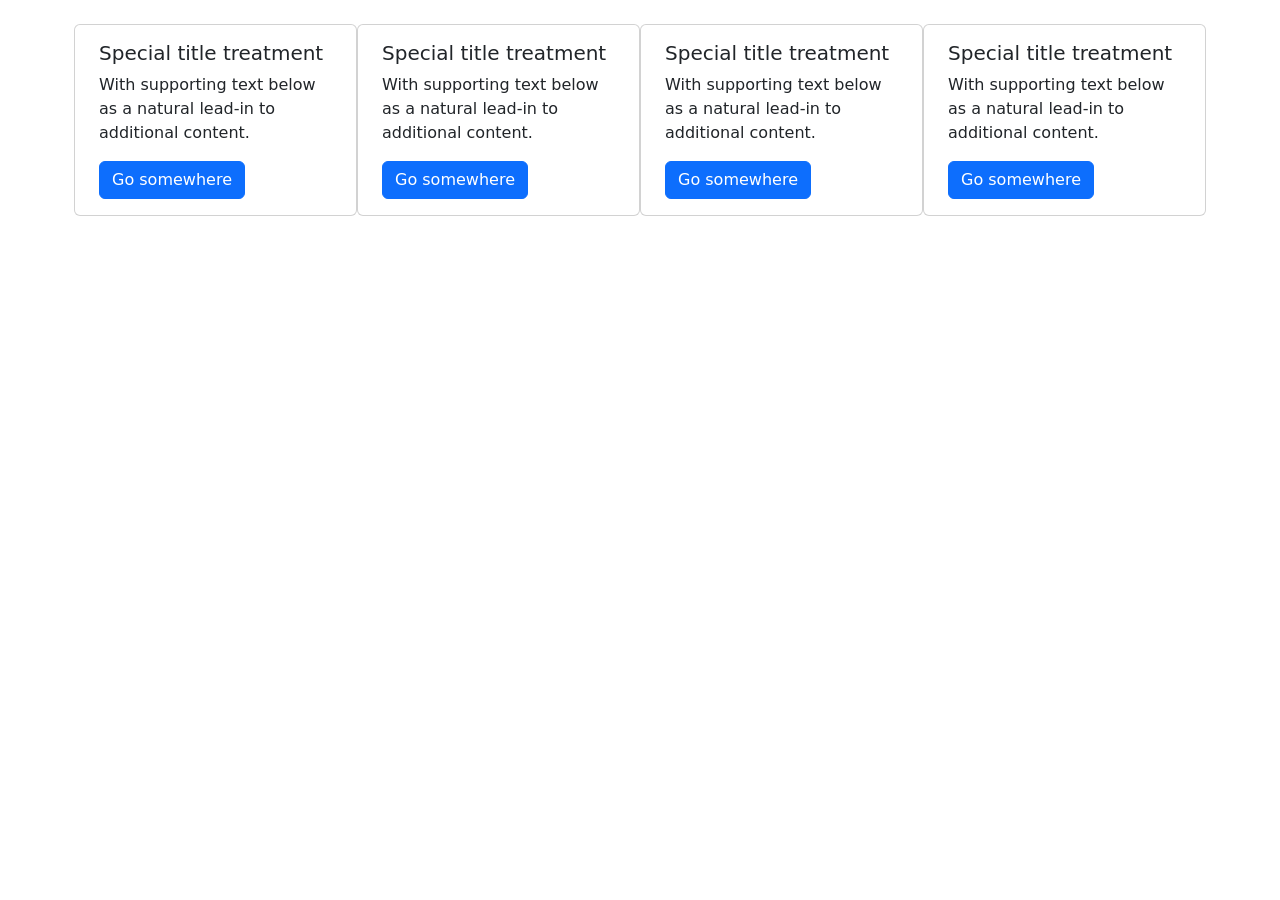
<file: index.html>
<!doctype html>
<html lang="en">

<head>
  <meta charset="utf-8">
  <meta name="viewport" content="width=device-width, initial-scale=1">
  <title>Aula sobre cards do bootstrap</title>
  <link href="https://cdn.jsdelivr.net/npm/bootstrap@5.3.8/dist/css/bootstrap.min.css" rel="stylesheet"
    integrity="sha384-sRIl4kxILFvY47J16cr9ZwB07vP4J8+LH7qKQnuqkuIAvNWLzeN8tE5YBujZqJLB" crossorigin="anonymous">
</head>

<body class="full-height">
  <div class="container py-4">
    <div class="row row-cols-1 row-cols-md-2 row-cols-lg-4 g-3">
        <div class="card col h-100">
          <div class="card-body">
            <h5 class="card-title">Special title treatment</h5>
            <p class="card-text">With supporting text below as a natural lead-in to additional content.</p>
            <a href="#" class="btn btn-primary">Go somewhere</a>
          </div>
        </div>
        <div class="card col h-100">
          <div class="card-body">
            <h5 class="card-title">Special title treatment</h5>
            <p class="card-text">With supporting text below as a natural lead-in to additional content.</p>
            <a href="#" class="btn btn-primary">Go somewhere</a>
          </div>
        </div>
        <div class="card col h-100">
          <div class="card-body">
            <h5 class="card-title">Special title treatment</h5>
            <p class="card-text">With supporting text below as a natural lead-in to additional content.</p>
            <a href="#" class="btn btn-primary">Go somewhere</a>
          </div>
        </div>
        <div class="card col h-100">
          <div class="card-body">
            <h5 class="card-title">Special title treatment</h5>
            <p class="card-text">With supporting text below as a natural lead-in to additional content.</p>
            <a href="#" class="btn btn-primary">Go somewhere</a>
          </div>
        </div>
    </div>
  </div>
  <script src="https://cdn.jsdelivr.net/npm/bootstrap@5.3.8/dist/js/bootstrap.bundle.min.js"
    integrity="sha384-FKyoEForCGlyvwx9Hj09JcYn3nv7wiPVlz7YYwJrWVcXK/BmnVDxM+D2scQbITxI"
    crossorigin="anonymous"></script>
</body>

</html>
</file>
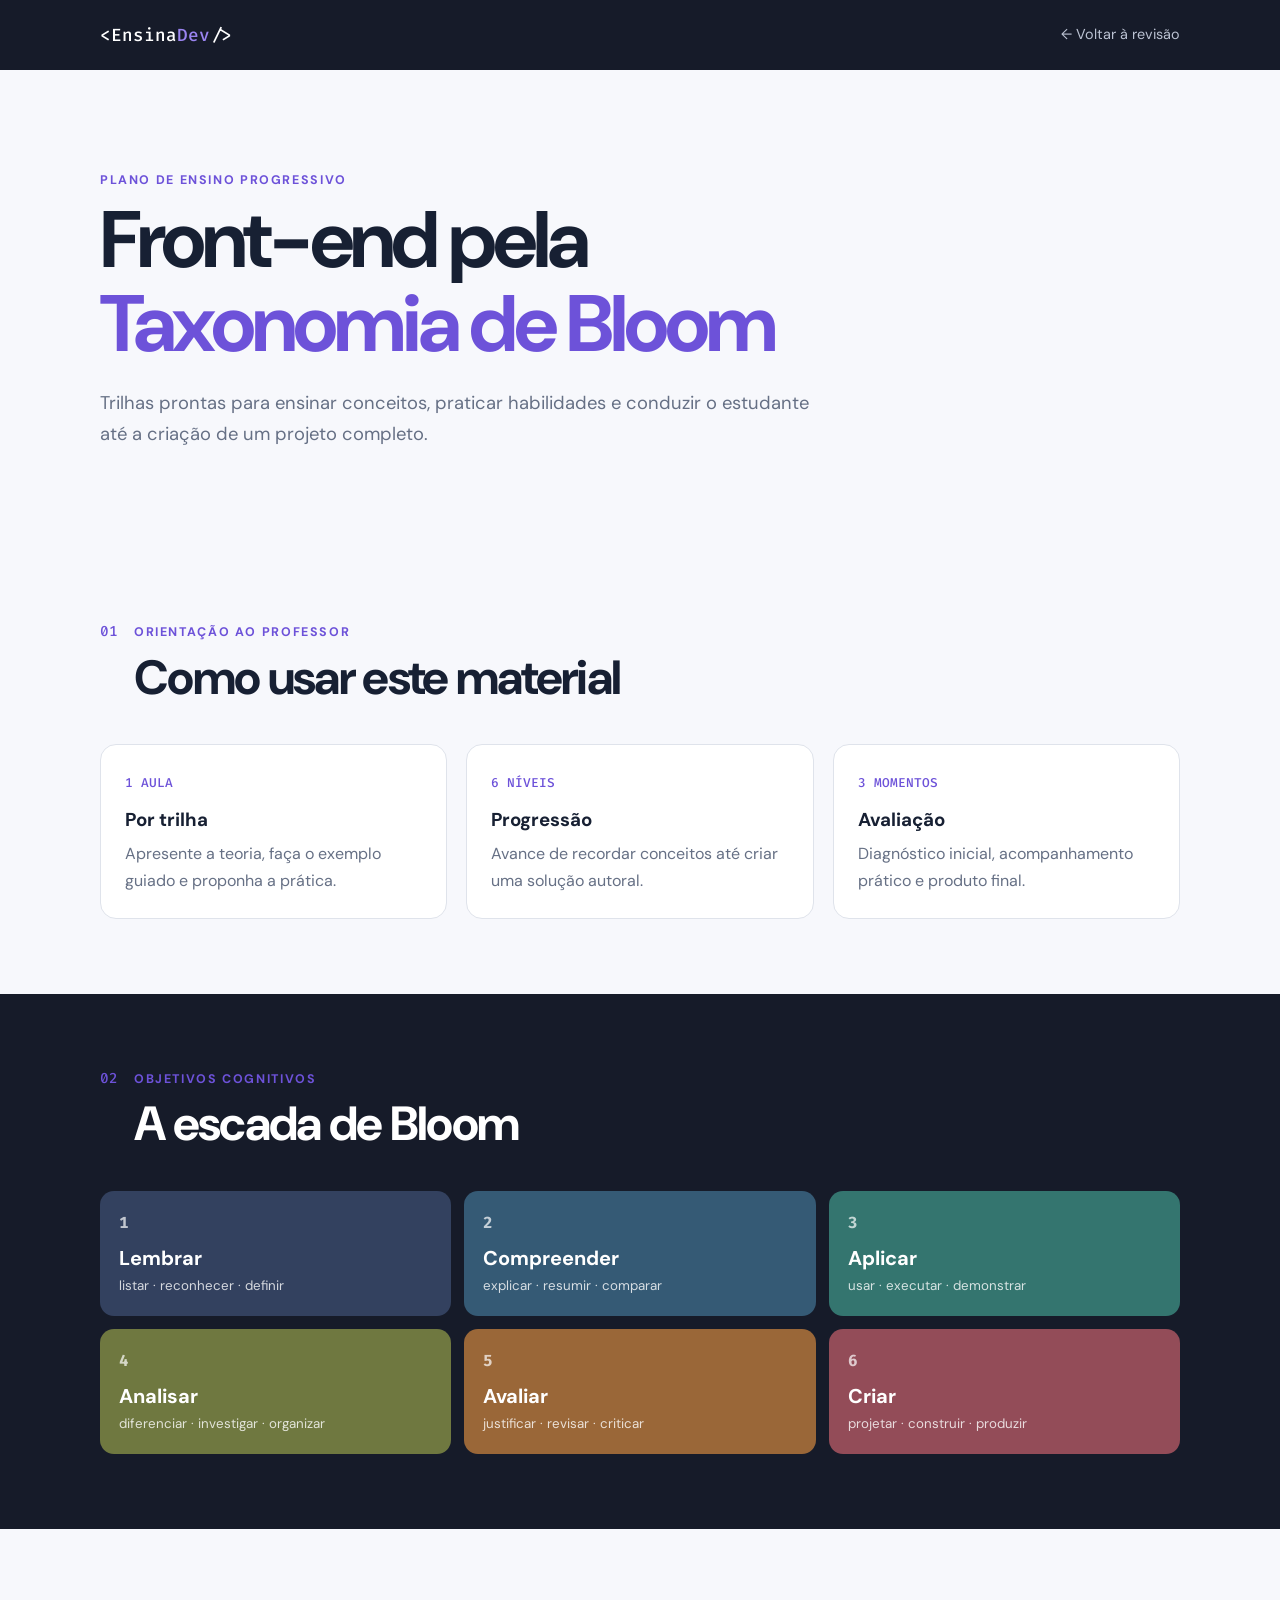
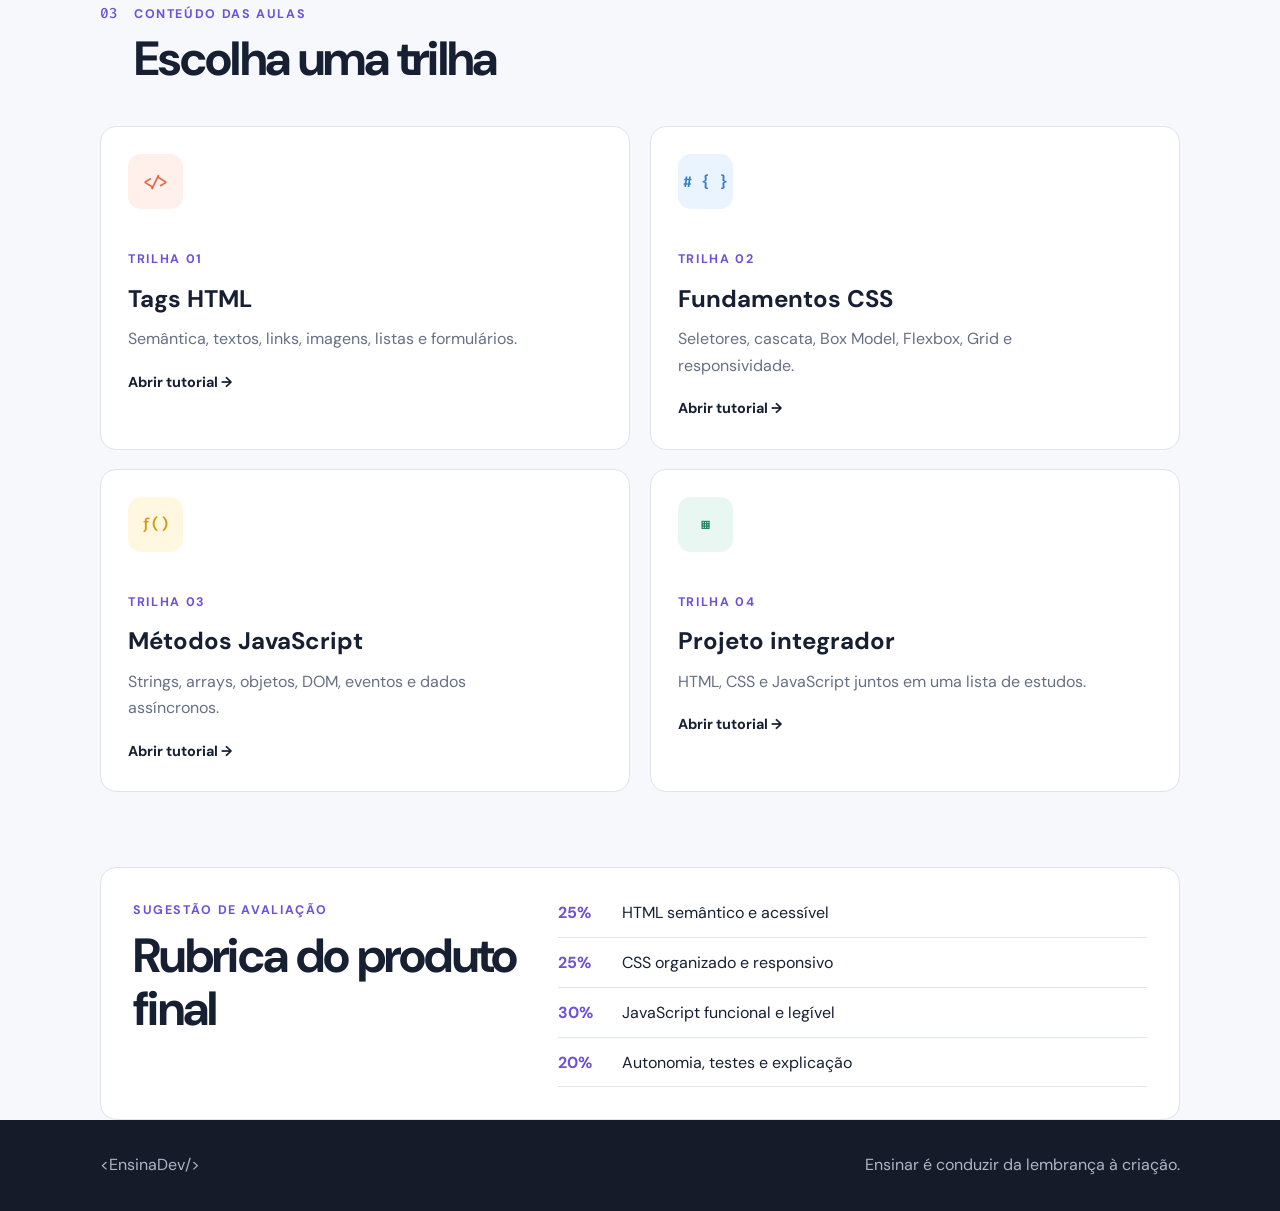
<file: tutoriais/index.html>
<!DOCTYPE html>
<html lang="pt-BR">
<head>
  <meta charset="UTF-8">
  <meta name="viewport" content="width=device-width, initial-scale=1.0">
  <meta name="description" content="Trilhas de ensino de HTML, CSS e JavaScript baseadas na Taxonomia de Bloom">
  <title>Tutoriais | Trilha de aprendizagem Front-end</title>
  <link rel="preconnect" href="https://fonts.googleapis.com">
  <link rel="preconnect" href="https://fonts.gstatic.com" crossorigin>
  <link href="https://fonts.googleapis.com/css2?family=DM+Sans:wght@400;500;600;700&family=Fira+Code:wght@400;500&display=swap" rel="stylesheet">
  <link rel="stylesheet" href="styles.css">
</head>
<body>
  <header class="site-header">
    <nav class="nav container">
      <a class="brand" href="index.html">&lt;Ensina<span>Dev</span>/&gt;</a>
      <a class="back-link" href="../index.html">← Voltar à revisão</a>
    </nav>
  </header>

  <main>
    <section class="hero container">
      <p class="eyebrow">Plano de ensino progressivo</p>
      <h1>Front-end pela <span>Taxonomia de Bloom</span></h1>
      <p class="lead">
        Trilhas prontas para ensinar conceitos, praticar habilidades e conduzir
        o estudante até a criação de um projeto completo.
      </p>
    </section>

    <section class="container section" aria-labelledby="como-usar">
      <div class="section-title">
        <span>01</span>
        <div>
          <p class="eyebrow">Orientação ao professor</p>
          <h2 id="como-usar">Como usar este material</h2>
        </div>
      </div>
      <div class="steps">
        <article><strong>1 aula</strong><h3>Por trilha</h3><p>Apresente a teoria, faça o exemplo guiado e proponha a prática.</p></article>
        <article><strong>6 níveis</strong><h3>Progressão</h3><p>Avance de recordar conceitos até criar uma solução autoral.</p></article>
        <article><strong>3 momentos</strong><h3>Avaliação</h3><p>Diagnóstico inicial, acompanhamento prático e produto final.</p></article>
      </div>
    </section>

    <section class="bloom-section section">
      <div class="container">
        <div class="section-title">
          <span>02</span>
          <div>
            <p class="eyebrow">Objetivos cognitivos</p>
            <h2>A escada de Bloom</h2>
          </div>
        </div>
        <div class="bloom-grid">
          <div class="bloom-level level-1"><b>1</b><strong>Lembrar</strong><small>listar · reconhecer · definir</small></div>
          <div class="bloom-level level-2"><b>2</b><strong>Compreender</strong><small>explicar · resumir · comparar</small></div>
          <div class="bloom-level level-3"><b>3</b><strong>Aplicar</strong><small>usar · executar · demonstrar</small></div>
          <div class="bloom-level level-4"><b>4</b><strong>Analisar</strong><small>diferenciar · investigar · organizar</small></div>
          <div class="bloom-level level-5"><b>5</b><strong>Avaliar</strong><small>justificar · revisar · criticar</small></div>
          <div class="bloom-level level-6"><b>6</b><strong>Criar</strong><small>projetar · construir · produzir</small></div>
        </div>
      </div>
    </section>

    <section class="container section" aria-labelledby="trilhas">
      <div class="section-title">
        <span>03</span>
        <div>
          <p class="eyebrow">Conteúdo das aulas</p>
          <h2 id="trilhas">Escolha uma trilha</h2>
        </div>
      </div>
      <div class="tracks">
        <a class="track html-track" href="html.html">
          <span class="track-code">&lt;/&gt;</span>
          <p class="eyebrow">Trilha 01</p>
          <h3>Tags HTML</h3>
          <p>Semântica, textos, links, imagens, listas e formulários.</p>
          <strong>Abrir tutorial →</strong>
        </a>
        <a class="track css-track" href="css.html">
          <span class="track-code"># { }</span>
          <p class="eyebrow">Trilha 02</p>
          <h3>Fundamentos CSS</h3>
          <p>Seletores, cascata, Box Model, Flexbox, Grid e responsividade.</p>
          <strong>Abrir tutorial →</strong>
        </a>
        <a class="track js-track" href="javascript.html">
          <span class="track-code">ƒ()</span>
          <p class="eyebrow">Trilha 03</p>
          <h3>Métodos JavaScript</h3>
          <p>Strings, arrays, objetos, DOM, eventos e dados assíncronos.</p>
          <strong>Abrir tutorial →</strong>
        </a>
        <a class="track project-track" href="projeto.html">
          <span class="track-code">▦</span>
          <p class="eyebrow">Trilha 04</p>
          <h3>Projeto integrador</h3>
          <p>HTML, CSS e JavaScript juntos em uma lista de estudos.</p>
          <strong>Abrir tutorial →</strong>
        </a>
      </div>
    </section>

    <section class="container section teacher-box">
      <div>
        <p class="eyebrow">Sugestão de avaliação</p>
        <h2>Rubrica do produto final</h2>
      </div>
      <ul class="rubric">
        <li><span>25%</span> HTML semântico e acessível</li>
        <li><span>25%</span> CSS organizado e responsivo</li>
        <li><span>30%</span> JavaScript funcional e legível</li>
        <li><span>20%</span> Autonomia, testes e explicação</li>
      </ul>
    </section>
  </main>

  <footer>
    <div class="container"><span>&lt;EnsinaDev/&gt;</span><p>Ensinar é conduzir da lembrança à criação.</p></div>
  </footer>
</body>
</html>
</file>
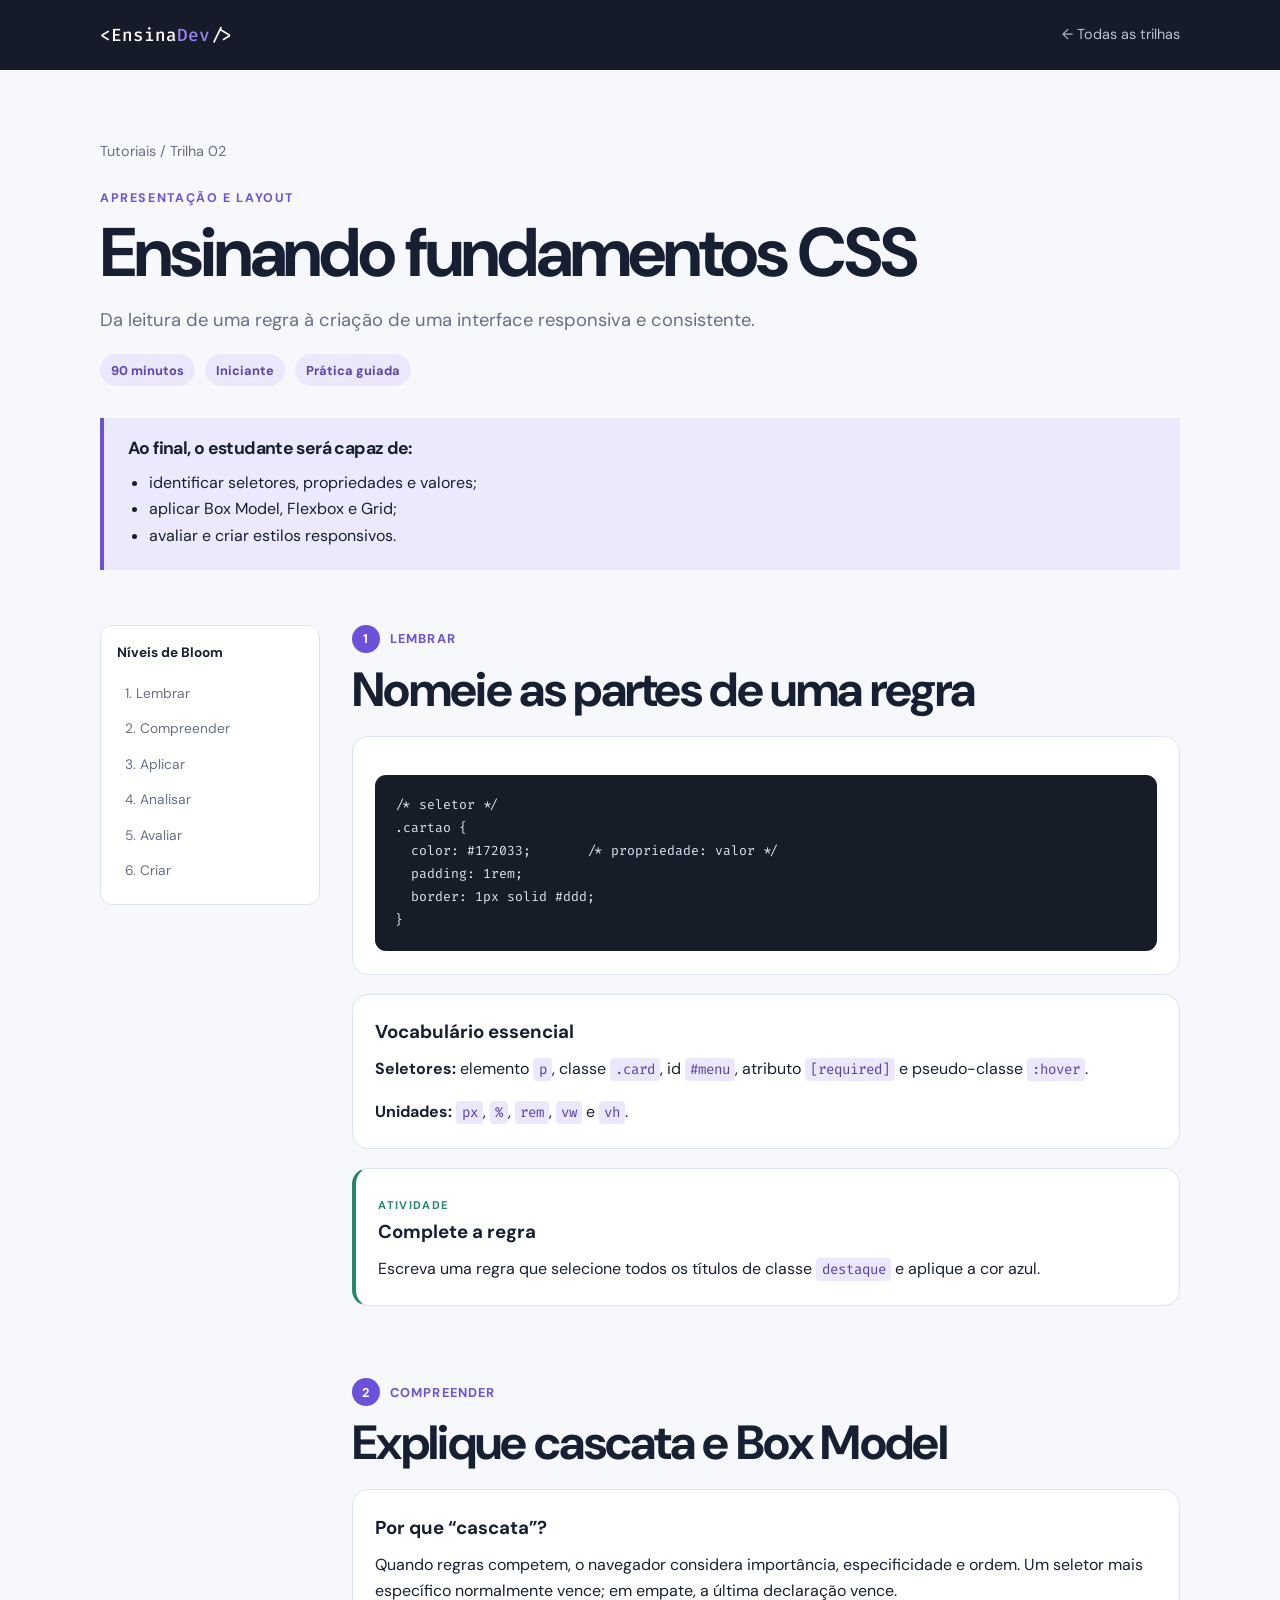
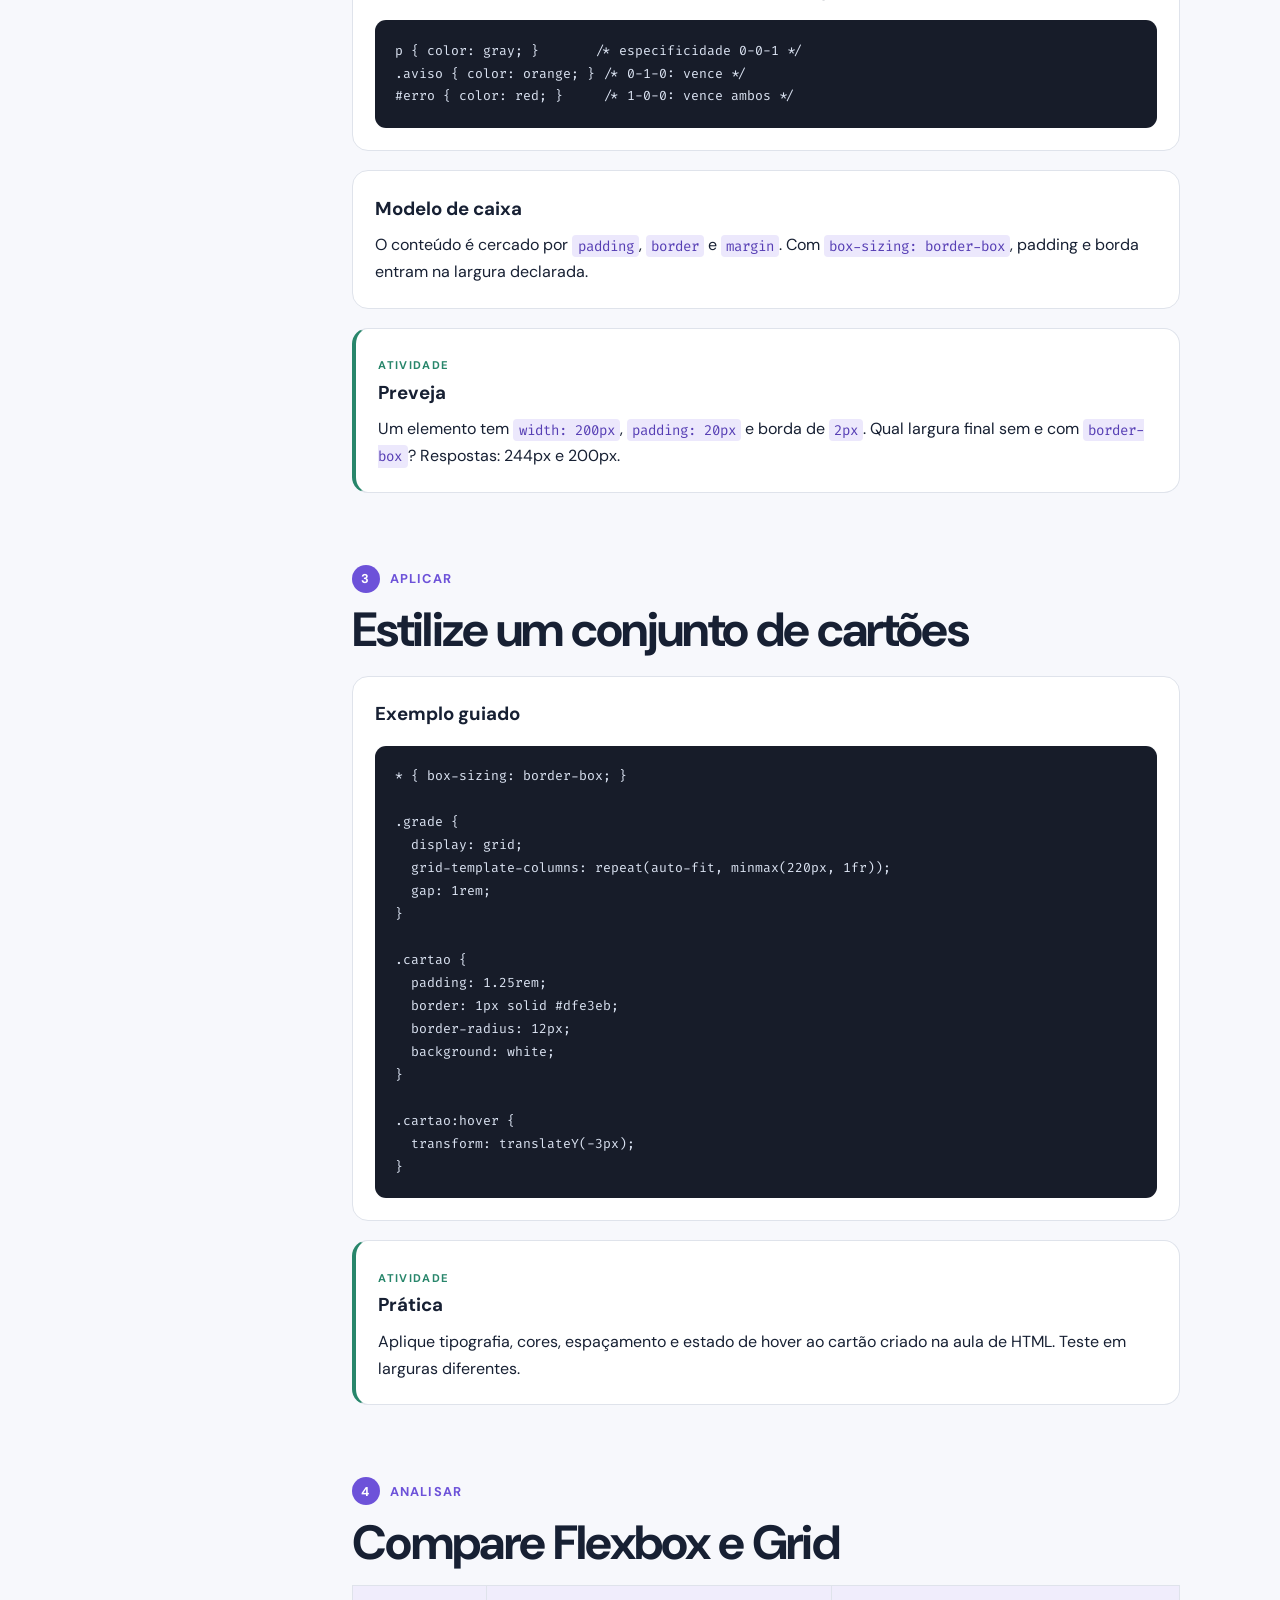
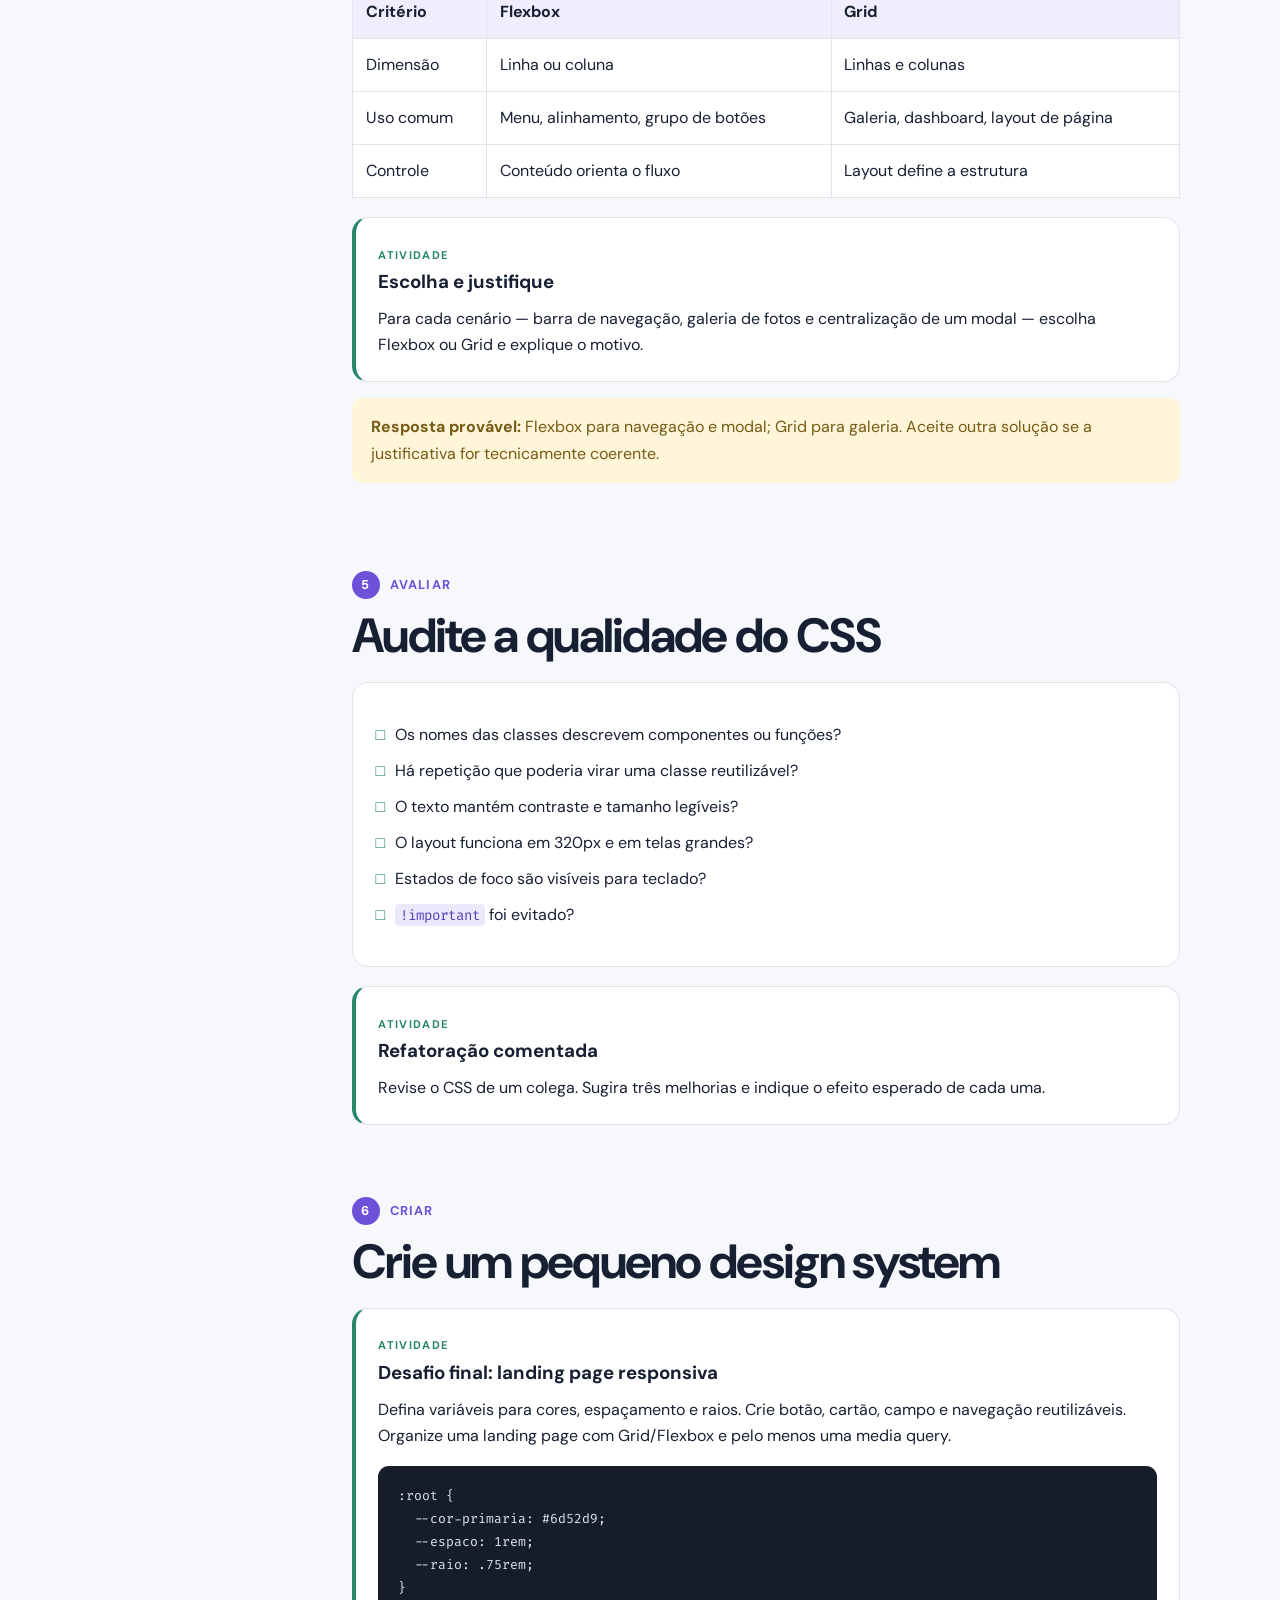
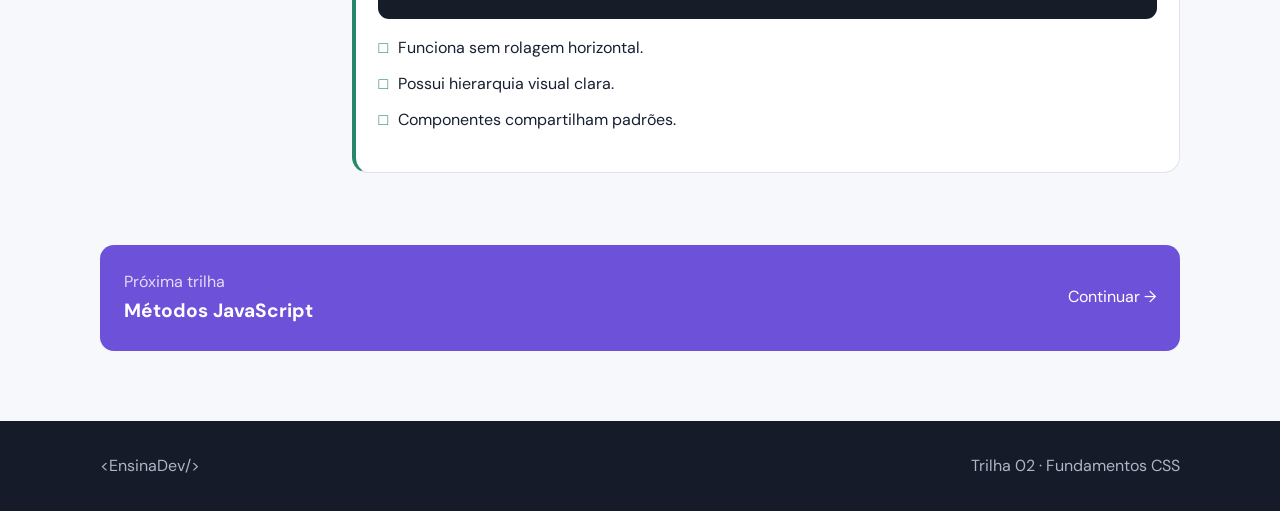
<file: tutoriais/css.html>
<!DOCTYPE html>
<html lang="pt-BR">
<head>
  <meta charset="UTF-8"><meta name="viewport" content="width=device-width, initial-scale=1.0">
  <title>Fundamentos CSS | Tutorial por Bloom</title>
  <link rel="preconnect" href="https://fonts.googleapis.com"><link rel="preconnect" href="https://fonts.gstatic.com" crossorigin>
  <link href="https://fonts.googleapis.com/css2?family=DM+Sans:wght@400;500;600;700&family=Fira+Code:wght@400;500&display=swap" rel="stylesheet">
  <link rel="stylesheet" href="styles.css">
</head>
<body>
  <header class="site-header"><nav class="nav container"><a class="brand" href="index.html">&lt;Ensina<span>Dev</span>/&gt;</a><a class="back-link" href="index.html">← Todas as trilhas</a></nav></header>
  <main>
    <section class="lesson-hero container">
      <p class="breadcrumb">Tutoriais / Trilha 02</p><p class="eyebrow">Apresentação e layout</p><h1>Ensinando fundamentos CSS</h1>
      <p class="lead">Da leitura de uma regra à criação de uma interface responsiva e consistente.</p>
      <div class="lesson-meta"><span class="pill">90 minutos</span><span class="pill">Iniciante</span><span class="pill">Prática guiada</span></div>
      <aside class="objectives"><h2>Ao final, o estudante será capaz de:</h2><ul><li>identificar seletores, propriedades e valores;</li><li>aplicar Box Model, Flexbox e Grid;</li><li>avaliar e criar estilos responsivos.</li></ul></aside>
    </section>
    <div class="lesson-layout container">
      <nav class="lesson-nav" aria-label="Etapas da aula"><strong>Níveis de Bloom</strong><a href="#lembrar">1. Lembrar</a><a href="#compreender">2. Compreender</a><a href="#aplicar">3. Aplicar</a><a href="#analisar">4. Analisar</a><a href="#avaliar">5. Avaliar</a><a href="#criar">6. Criar</a></nav>
      <div>
        <section class="bloom-block" id="lembrar">
          <div class="level-label"><span>1</span>Lembrar</div><h2>Nomeie as partes de uma regra</h2>
          <div class="demo"><pre><code>/* seletor */
.cartao {
  color: #172033;       /* propriedade: valor */
  padding: 1rem;
  border: 1px solid #ddd;
}</code></pre></div>
          <div class="lesson-card"><h3>Vocabulário essencial</h3><p><strong>Seletores:</strong> elemento <code>p</code>, classe <code>.card</code>, id <code>#menu</code>, atributo <code>[required]</code> e pseudo-classe <code>:hover</code>.</p><p><strong>Unidades:</strong> <code>px</code>, <code>%</code>, <code>rem</code>, <code>vw</code> e <code>vh</code>.</p></div>
          <div class="exercise"><h3>Complete a regra</h3><p>Escreva uma regra que selecione todos os títulos de classe <code>destaque</code> e aplique a cor azul.</p></div>
        </section>
        <section class="bloom-block" id="compreender">
          <div class="level-label"><span>2</span>Compreender</div><h2>Explique cascata e Box Model</h2>
          <div class="lesson-card"><h3>Por que “cascata”?</h3><p>Quando regras competem, o navegador considera importância, especificidade e ordem. Um seletor mais específico normalmente vence; em empate, a última declaração vence.</p>
          <pre><code>p { color: gray; }       /* especificidade 0-0-1 */
.aviso { color: orange; } /* 0-1-0: vence */
#erro { color: red; }     /* 1-0-0: vence ambos */</code></pre></div>
          <div class="lesson-card"><h3>Modelo de caixa</h3><p>O conteúdo é cercado por <code>padding</code>, <code>border</code> e <code>margin</code>. Com <code>box-sizing: border-box</code>, padding e borda entram na largura declarada.</p></div>
          <div class="exercise"><h3>Preveja</h3><p>Um elemento tem <code>width: 200px</code>, <code>padding: 20px</code> e borda de <code>2px</code>. Qual largura final sem e com <code>border-box</code>? Respostas: 244px e 200px.</p></div>
        </section>
        <section class="bloom-block" id="aplicar">
          <div class="level-label"><span>3</span>Aplicar</div><h2>Estilize um conjunto de cartões</h2>
          <div class="demo"><h3>Exemplo guiado</h3><pre><code>* { box-sizing: border-box; }

.grade {
  display: grid;
  grid-template-columns: repeat(auto-fit, minmax(220px, 1fr));
  gap: 1rem;
}

.cartao {
  padding: 1.25rem;
  border: 1px solid #dfe3eb;
  border-radius: 12px;
  background: white;
}

.cartao:hover {
  transform: translateY(-3px);
}</code></pre></div>
          <div class="exercise"><h3>Prática</h3><p>Aplique tipografia, cores, espaçamento e estado de hover ao cartão criado na aula de HTML. Teste em larguras diferentes.</p></div>
        </section>
        <section class="bloom-block" id="analisar">
          <div class="level-label"><span>4</span>Analisar</div><h2>Compare Flexbox e Grid</h2>
          <table class="method-table"><thead><tr><th>Critério</th><th>Flexbox</th><th>Grid</th></tr></thead><tbody><tr><td>Dimensão</td><td>Linha ou coluna</td><td>Linhas e colunas</td></tr><tr><td>Uso comum</td><td>Menu, alinhamento, grupo de botões</td><td>Galeria, dashboard, layout de página</td></tr><tr><td>Controle</td><td>Conteúdo orienta o fluxo</td><td>Layout define a estrutura</td></tr></tbody></table>
          <div class="exercise"><h3>Escolha e justifique</h3><p>Para cada cenário — barra de navegação, galeria de fotos e centralização de um modal — escolha Flexbox ou Grid e explique o motivo.</p></div>
          <p class="teacher-note"><strong>Resposta provável:</strong> Flexbox para navegação e modal; Grid para galeria. Aceite outra solução se a justificativa for tecnicamente coerente.</p>
        </section>
        <section class="bloom-block" id="avaliar">
          <div class="level-label"><span>5</span>Avaliar</div><h2>Audite a qualidade do CSS</h2>
          <div class="lesson-card"><ul class="checklist"><li>Os nomes das classes descrevem componentes ou funções?</li><li>Há repetição que poderia virar uma classe reutilizável?</li><li>O texto mantém contraste e tamanho legíveis?</li><li>O layout funciona em 320px e em telas grandes?</li><li>Estados de foco são visíveis para teclado?</li><li><code>!important</code> foi evitado?</li></ul></div>
          <div class="exercise"><h3>Refatoração comentada</h3><p>Revise o CSS de um colega. Sugira três melhorias e indique o efeito esperado de cada uma.</p></div>
        </section>
        <section class="bloom-block" id="criar">
          <div class="level-label"><span>6</span>Criar</div><h2>Crie um pequeno design system</h2>
          <div class="exercise"><h3>Desafio final: landing page responsiva</h3><p>Defina variáveis para cores, espaçamento e raios. Crie botão, cartão, campo e navegação reutilizáveis. Organize uma landing page com Grid/Flexbox e pelo menos uma media query.</p>
          <pre><code>:root {
  --cor-primaria: #6d52d9;
  --espaco: 1rem;
  --raio: .75rem;
}</code></pre>
          <ul class="checklist"><li>Funciona sem rolagem horizontal.</li><li>Possui hierarquia visual clara.</li><li>Componentes compartilham padrões.</li></ul></div>
        </section>
      </div>
    </div>
    <a class="next-lesson container" href="javascript.html"><div><p>Próxima trilha</p><strong>Métodos JavaScript</strong></div><span>Continuar →</span></a>
  </main>
  <footer><div class="container"><span>&lt;EnsinaDev/&gt;</span><p>Trilha 02 · Fundamentos CSS</p></div></footer>
</body>
</html>
</file>
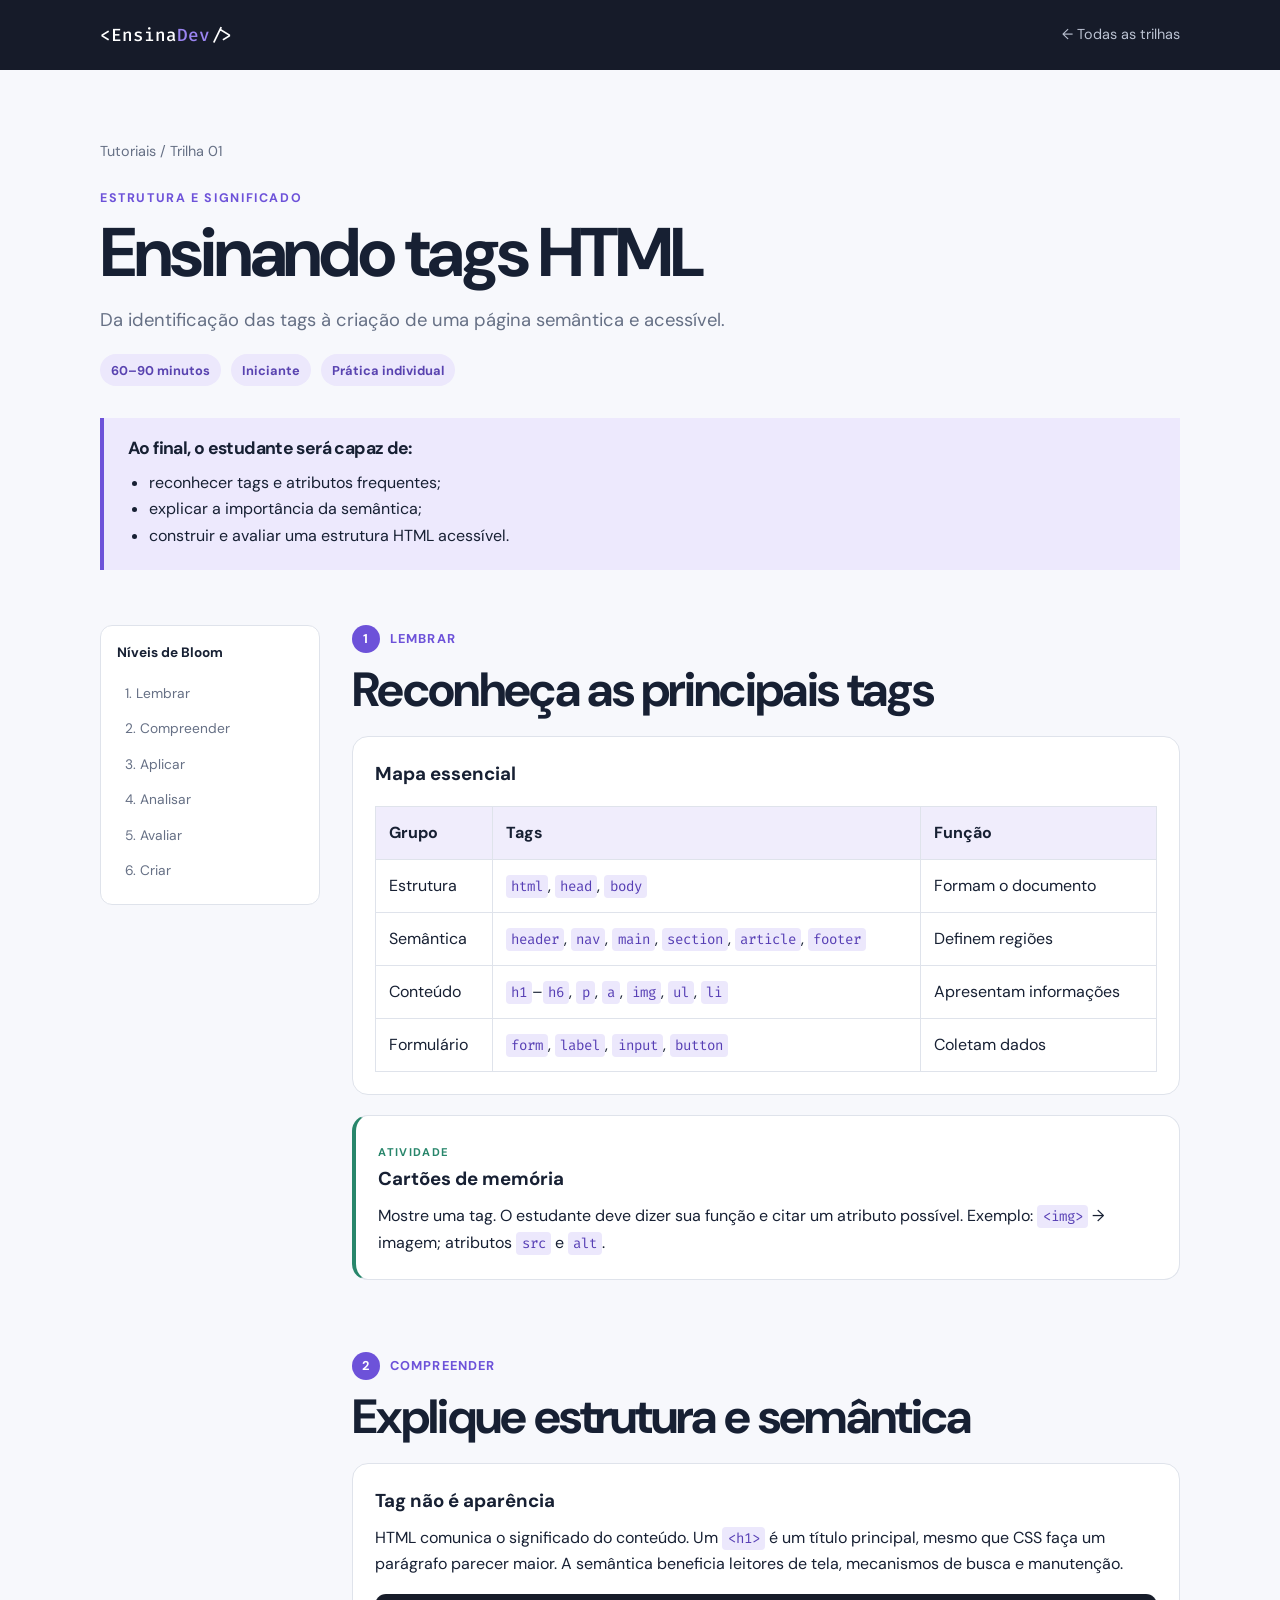
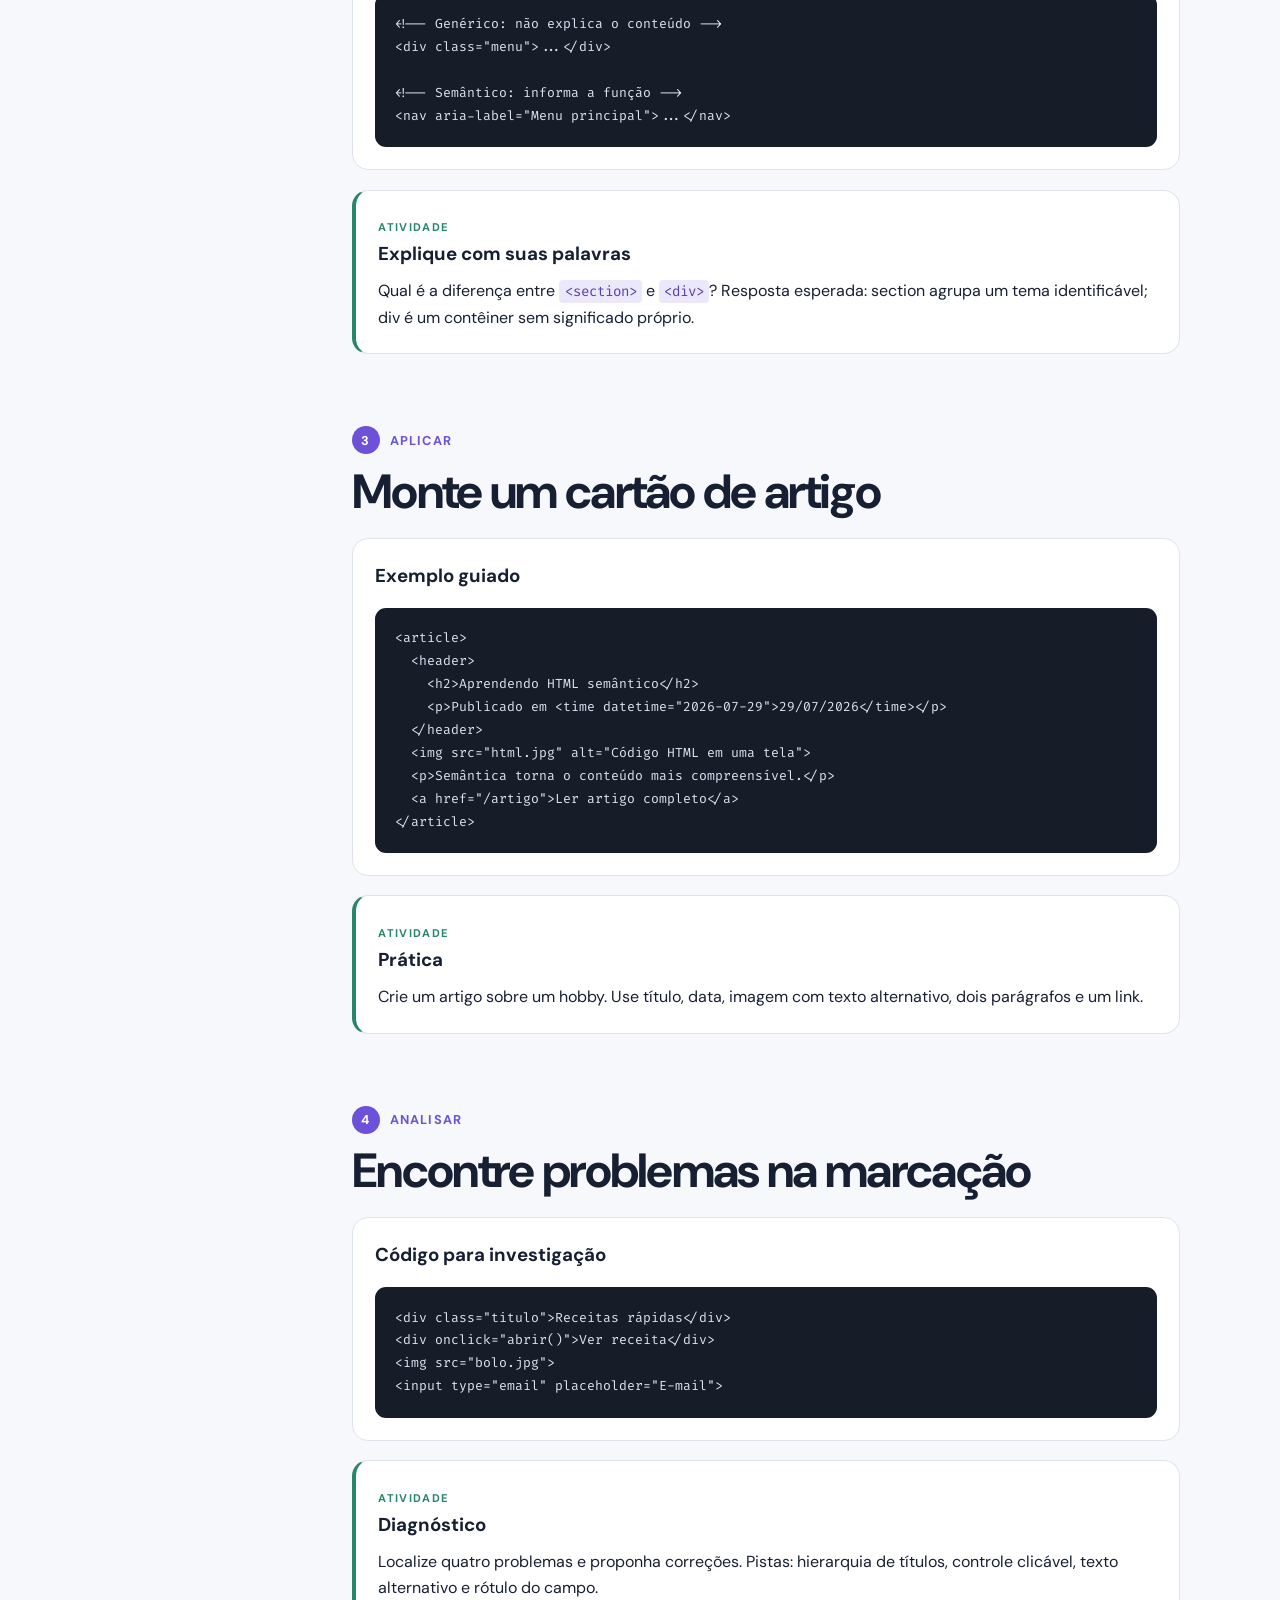
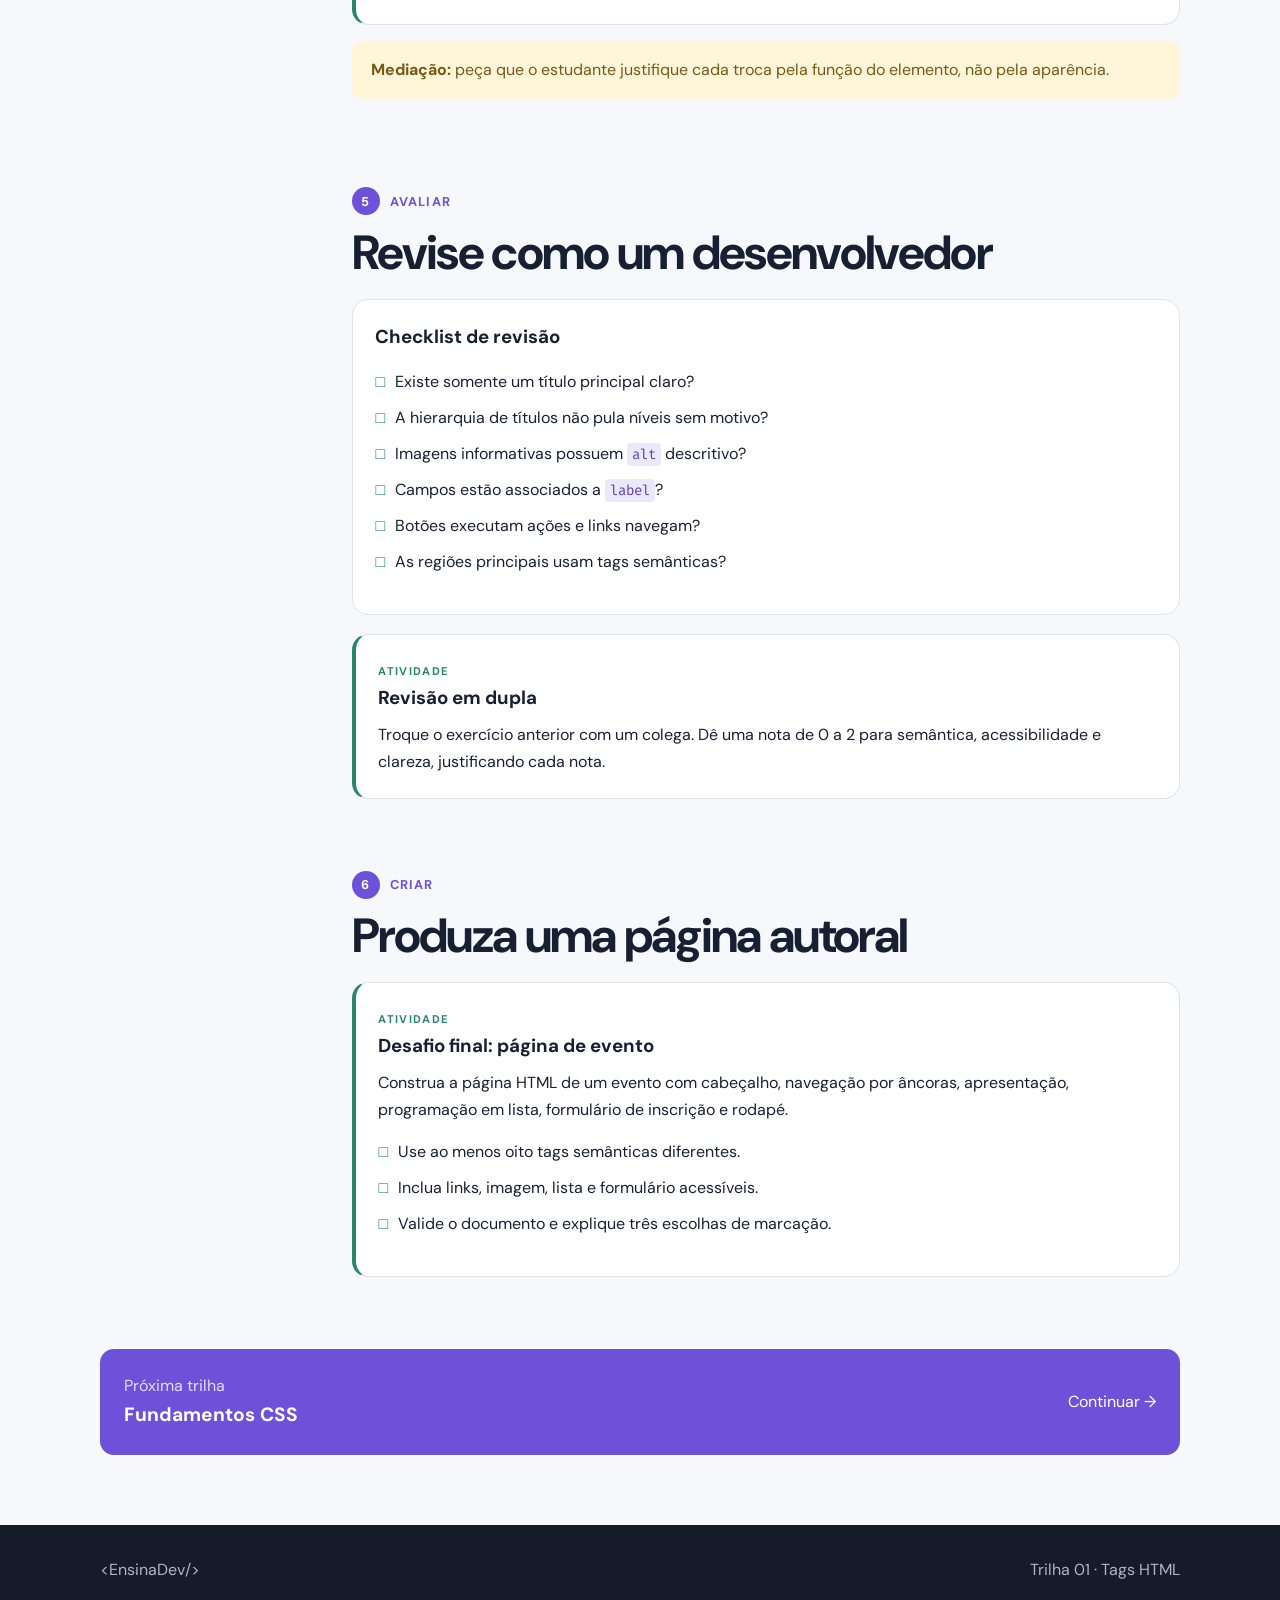
<file: tutoriais/html.html>
<!DOCTYPE html>
<html lang="pt-BR">
<head>
  <meta charset="UTF-8"><meta name="viewport" content="width=device-width, initial-scale=1.0">
  <title>Tags HTML | Tutorial por Bloom</title>
  <link rel="preconnect" href="https://fonts.googleapis.com"><link rel="preconnect" href="https://fonts.gstatic.com" crossorigin>
  <link href="https://fonts.googleapis.com/css2?family=DM+Sans:wght@400;500;600;700&family=Fira+Code:wght@400;500&display=swap" rel="stylesheet">
  <link rel="stylesheet" href="styles.css">
</head>
<body>
  <header class="site-header"><nav class="nav container"><a class="brand" href="index.html">&lt;Ensina<span>Dev</span>/&gt;</a><a class="back-link" href="index.html">← Todas as trilhas</a></nav></header>
  <main>
    <section class="lesson-hero container">
      <p class="breadcrumb">Tutoriais / Trilha 01</p><p class="eyebrow">Estrutura e significado</p>
      <h1>Ensinando tags HTML</h1>
      <p class="lead">Da identificação das tags à criação de uma página semântica e acessível.</p>
      <div class="lesson-meta"><span class="pill">60–90 minutos</span><span class="pill">Iniciante</span><span class="pill">Prática individual</span></div>
      <aside class="objectives"><h2>Ao final, o estudante será capaz de:</h2><ul><li>reconhecer tags e atributos frequentes;</li><li>explicar a importância da semântica;</li><li>construir e avaliar uma estrutura HTML acessível.</li></ul></aside>
    </section>

    <div class="lesson-layout container">
      <nav class="lesson-nav" aria-label="Etapas da aula"><strong>Níveis de Bloom</strong><a href="#lembrar">1. Lembrar</a><a href="#compreender">2. Compreender</a><a href="#aplicar">3. Aplicar</a><a href="#analisar">4. Analisar</a><a href="#avaliar">5. Avaliar</a><a href="#criar">6. Criar</a></nav>
      <div>
        <section class="bloom-block" id="lembrar">
          <div class="level-label"><span>1</span>Lembrar</div><h2>Reconheça as principais tags</h2>
          <div class="lesson-card"><h3>Mapa essencial</h3>
            <table class="method-table"><thead><tr><th>Grupo</th><th>Tags</th><th>Função</th></tr></thead><tbody>
              <tr><td>Estrutura</td><td><code>html</code>, <code>head</code>, <code>body</code></td><td>Formam o documento</td></tr>
              <tr><td>Semântica</td><td><code>header</code>, <code>nav</code>, <code>main</code>, <code>section</code>, <code>article</code>, <code>footer</code></td><td>Definem regiões</td></tr>
              <tr><td>Conteúdo</td><td><code>h1</code>–<code>h6</code>, <code>p</code>, <code>a</code>, <code>img</code>, <code>ul</code>, <code>li</code></td><td>Apresentam informações</td></tr>
              <tr><td>Formulário</td><td><code>form</code>, <code>label</code>, <code>input</code>, <code>button</code></td><td>Coletam dados</td></tr>
            </tbody></table>
          </div>
          <div class="exercise"><h3>Cartões de memória</h3><p>Mostre uma tag. O estudante deve dizer sua função e citar um atributo possível. Exemplo: <code>&lt;img&gt;</code> → imagem; atributos <code>src</code> e <code>alt</code>.</p></div>
        </section>

        <section class="bloom-block" id="compreender">
          <div class="level-label"><span>2</span>Compreender</div><h2>Explique estrutura e semântica</h2>
          <div class="lesson-card"><h3>Tag não é aparência</h3><p>HTML comunica o significado do conteúdo. Um <code>&lt;h1&gt;</code> é um título principal, mesmo que CSS faça um parágrafo parecer maior. A semântica beneficia leitores de tela, mecanismos de busca e manutenção.</p>
          <pre><code>&lt;!-- Genérico: não explica o conteúdo --&gt;
&lt;div class="menu"&gt;...&lt;/div&gt;

&lt;!-- Semântico: informa a função --&gt;
&lt;nav aria-label="Menu principal"&gt;...&lt;/nav&gt;</code></pre></div>
          <div class="exercise"><h3>Explique com suas palavras</h3><p>Qual é a diferença entre <code>&lt;section&gt;</code> e <code>&lt;div&gt;</code>? Resposta esperada: section agrupa um tema identificável; div é um contêiner sem significado próprio.</p></div>
        </section>

        <section class="bloom-block" id="aplicar">
          <div class="level-label"><span>3</span>Aplicar</div><h2>Monte um cartão de artigo</h2>
          <div class="demo"><h3>Exemplo guiado</h3><pre><code>&lt;article&gt;
  &lt;header&gt;
    &lt;h2&gt;Aprendendo HTML semântico&lt;/h2&gt;
    &lt;p&gt;Publicado em &lt;time datetime="2026-07-29"&gt;29/07/2026&lt;/time&gt;&lt;/p&gt;
  &lt;/header&gt;
  &lt;img src="html.jpg" alt="Código HTML em uma tela"&gt;
  &lt;p&gt;Semântica torna o conteúdo mais compreensível.&lt;/p&gt;
  &lt;a href="/artigo"&gt;Ler artigo completo&lt;/a&gt;
&lt;/article&gt;</code></pre></div>
          <div class="exercise"><h3>Prática</h3><p>Crie um artigo sobre um hobby. Use título, data, imagem com texto alternativo, dois parágrafos e um link.</p></div>
        </section>

        <section class="bloom-block" id="analisar">
          <div class="level-label"><span>4</span>Analisar</div><h2>Encontre problemas na marcação</h2>
          <div class="demo"><h3>Código para investigação</h3><pre><code>&lt;div class="titulo"&gt;Receitas rápidas&lt;/div&gt;
&lt;div onclick="abrir()"&gt;Ver receita&lt;/div&gt;
&lt;img src="bolo.jpg"&gt;
&lt;input type="email" placeholder="E-mail"&gt;</code></pre></div>
          <div class="exercise"><h3>Diagnóstico</h3><p>Localize quatro problemas e proponha correções. Pistas: hierarquia de títulos, controle clicável, texto alternativo e rótulo do campo.</p></div>
          <p class="teacher-note"><strong>Mediação:</strong> peça que o estudante justifique cada troca pela função do elemento, não pela aparência.</p>
        </section>

        <section class="bloom-block" id="avaliar">
          <div class="level-label"><span>5</span>Avaliar</div><h2>Revise como um desenvolvedor</h2>
          <div class="lesson-card"><h3>Checklist de revisão</h3><ul class="checklist"><li>Existe somente um título principal claro?</li><li>A hierarquia de títulos não pula níveis sem motivo?</li><li>Imagens informativas possuem <code>alt</code> descritivo?</li><li>Campos estão associados a <code>label</code>?</li><li>Botões executam ações e links navegam?</li><li>As regiões principais usam tags semânticas?</li></ul></div>
          <div class="exercise"><h3>Revisão em dupla</h3><p>Troque o exercício anterior com um colega. Dê uma nota de 0 a 2 para semântica, acessibilidade e clareza, justificando cada nota.</p></div>
        </section>

        <section class="bloom-block" id="criar">
          <div class="level-label"><span>6</span>Criar</div><h2>Produza uma página autoral</h2>
          <div class="exercise"><h3>Desafio final: página de evento</h3><p>Construa a página HTML de um evento com cabeçalho, navegação por âncoras, apresentação, programação em lista, formulário de inscrição e rodapé.</p><ul class="checklist"><li>Use ao menos oito tags semânticas diferentes.</li><li>Inclua links, imagem, lista e formulário acessíveis.</li><li>Valide o documento e explique três escolhas de marcação.</li></ul></div>
        </section>
      </div>
    </div>
    <a class="next-lesson container" href="css.html"><div><p>Próxima trilha</p><strong>Fundamentos CSS</strong></div><span>Continuar →</span></a>
  </main>
  <footer><div class="container"><span>&lt;EnsinaDev/&gt;</span><p>Trilha 01 · Tags HTML</p></div></footer>
</body>
</html>
</file>
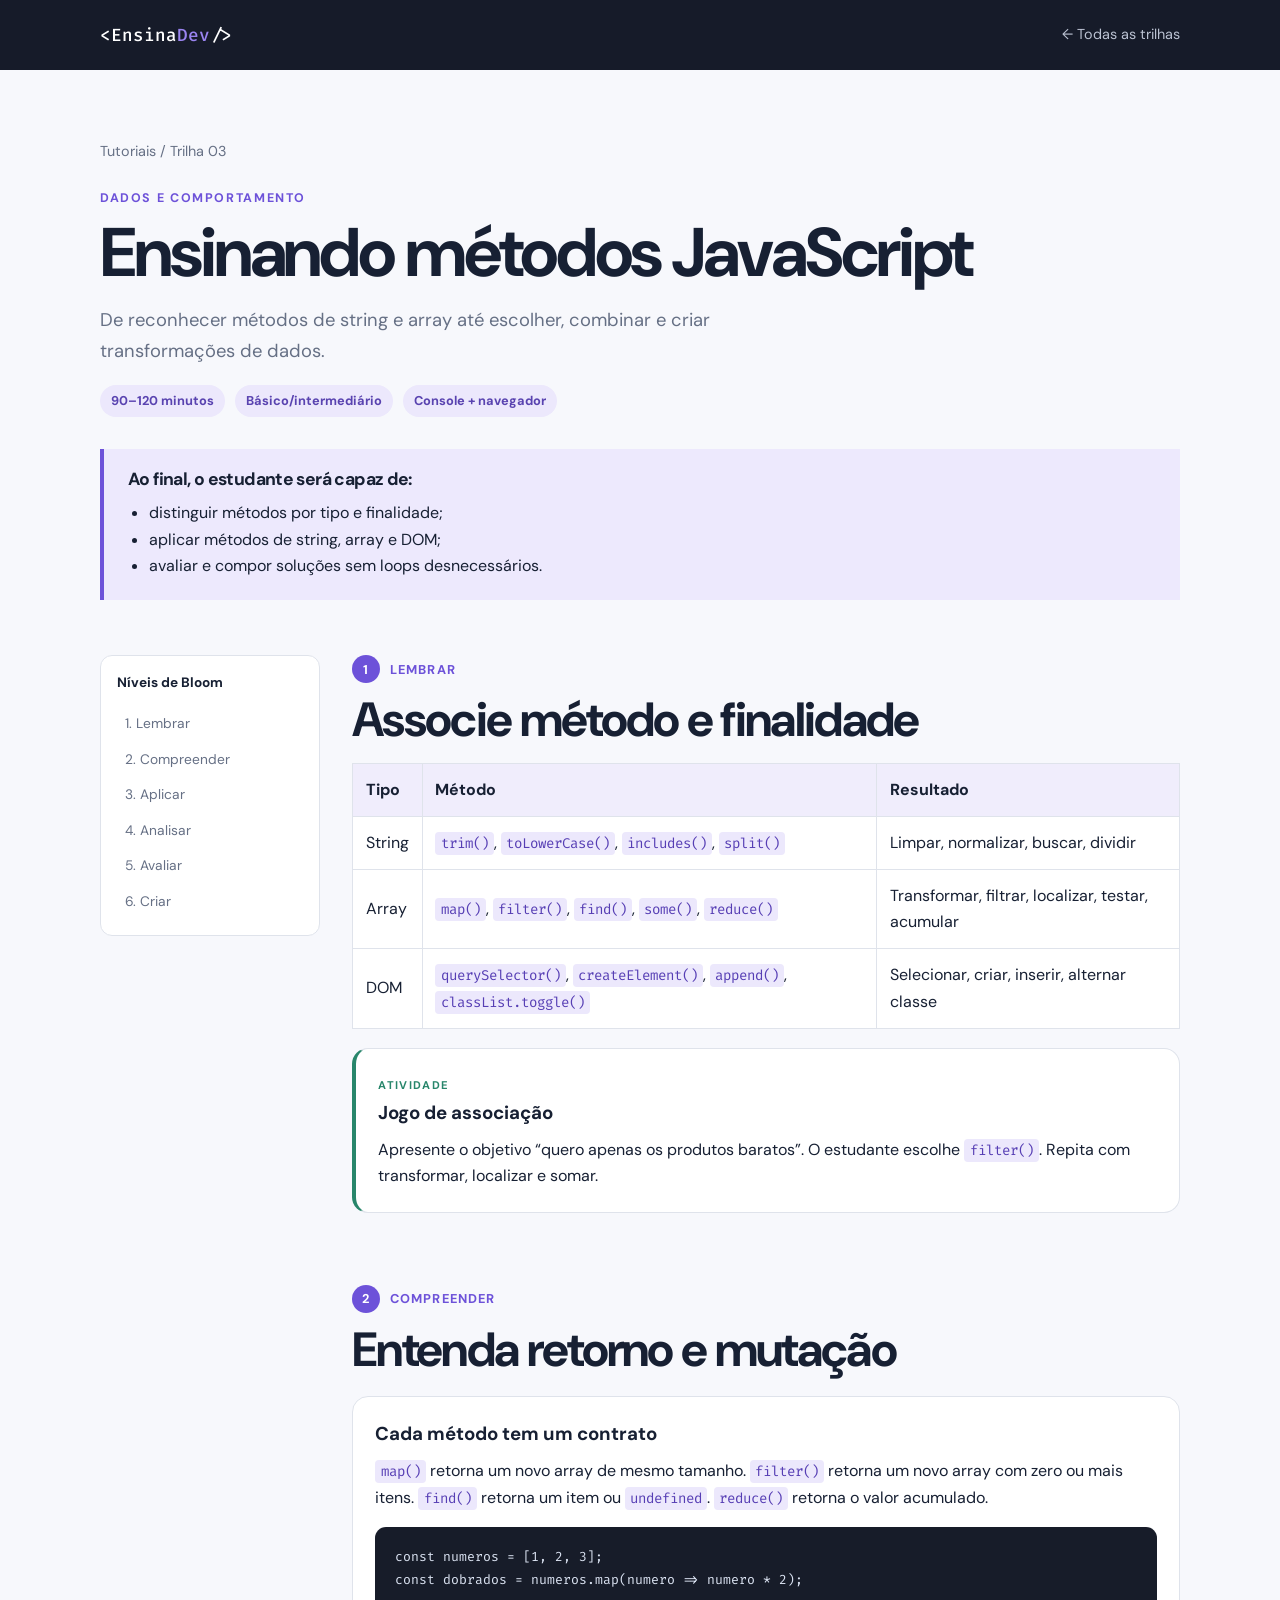
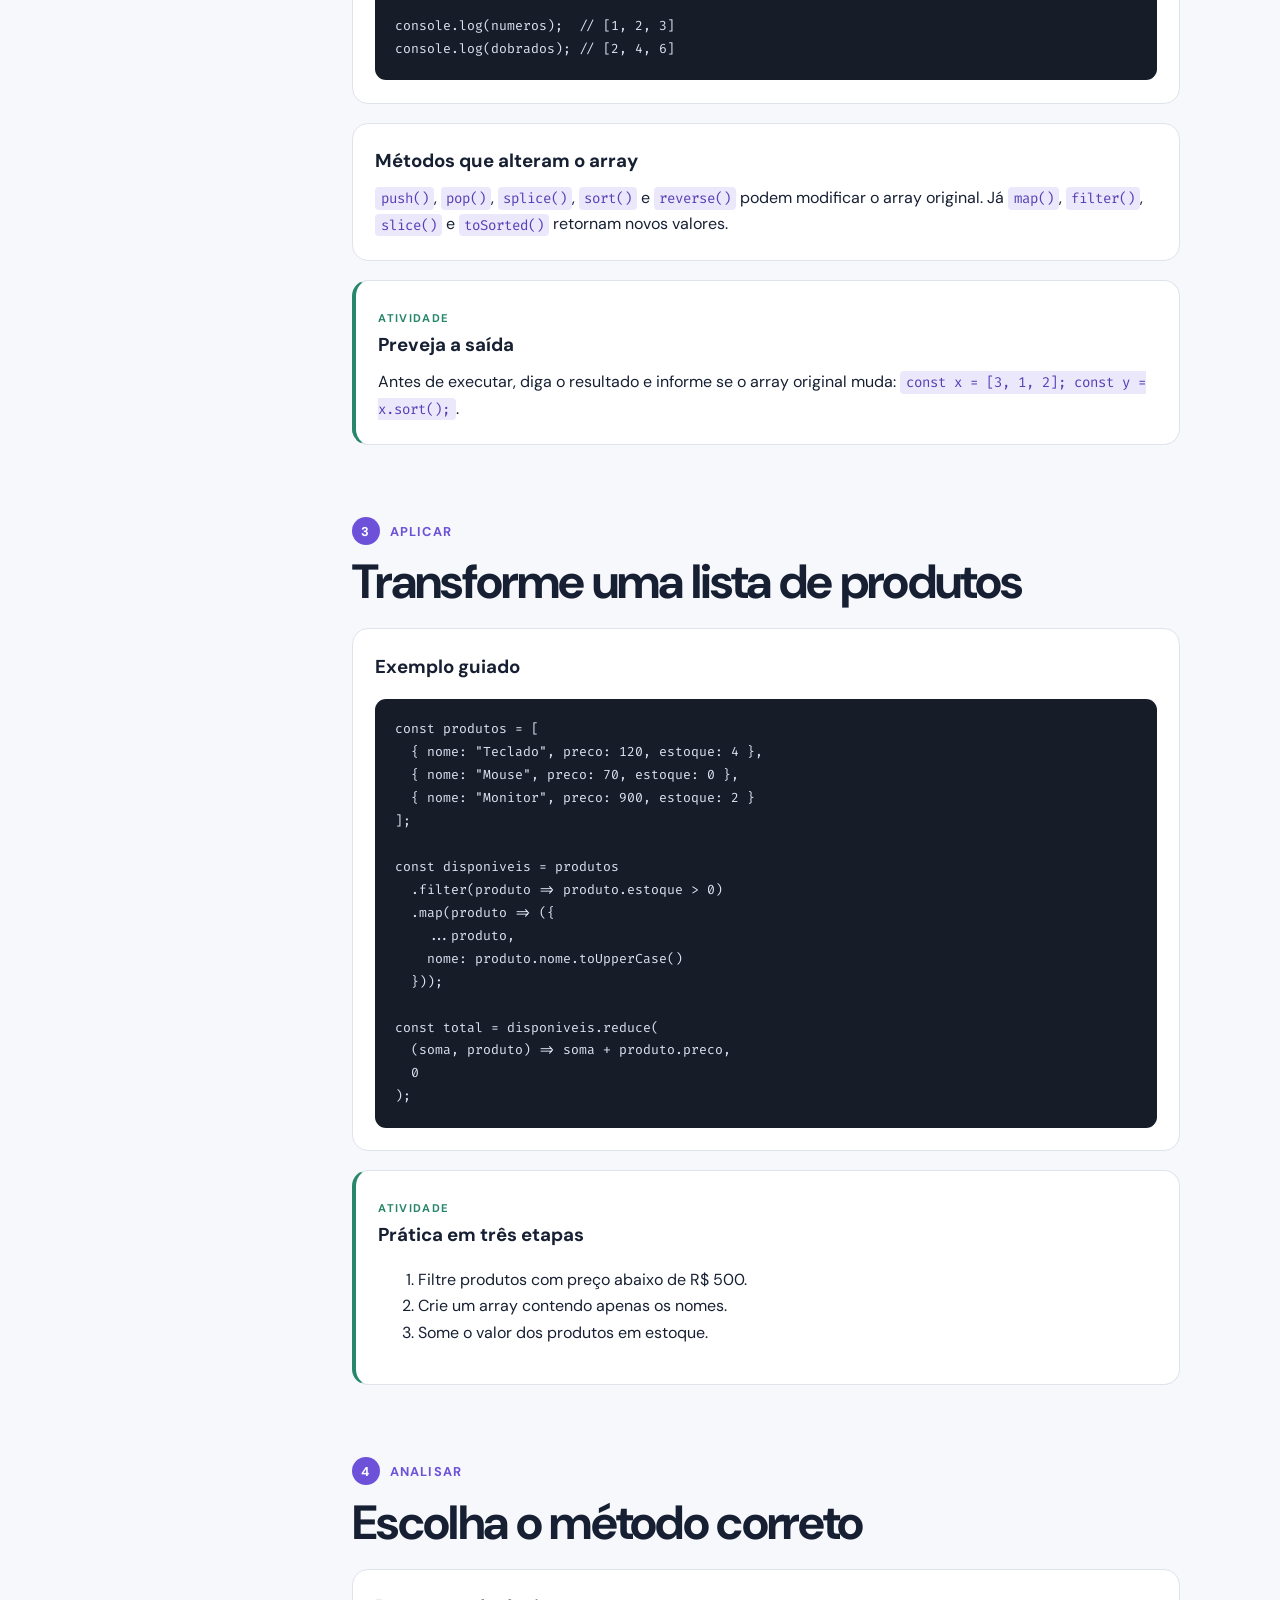
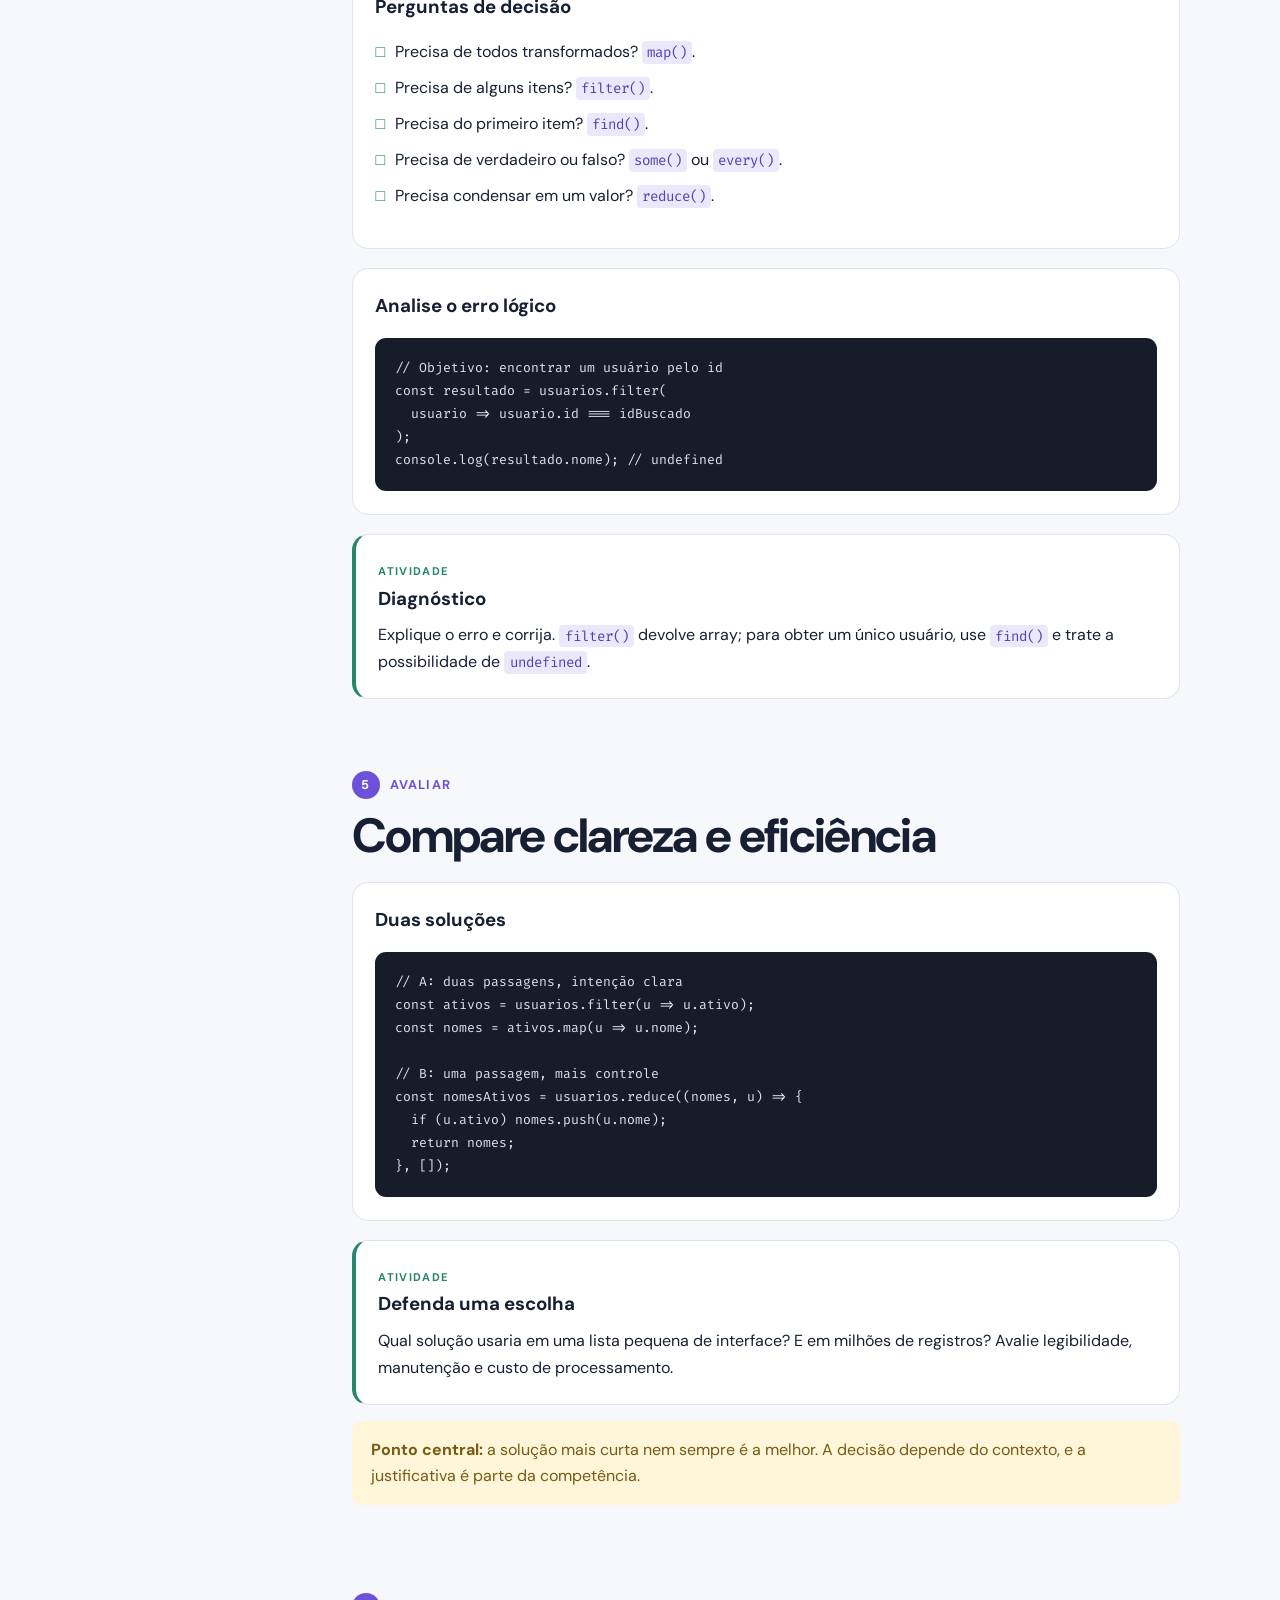
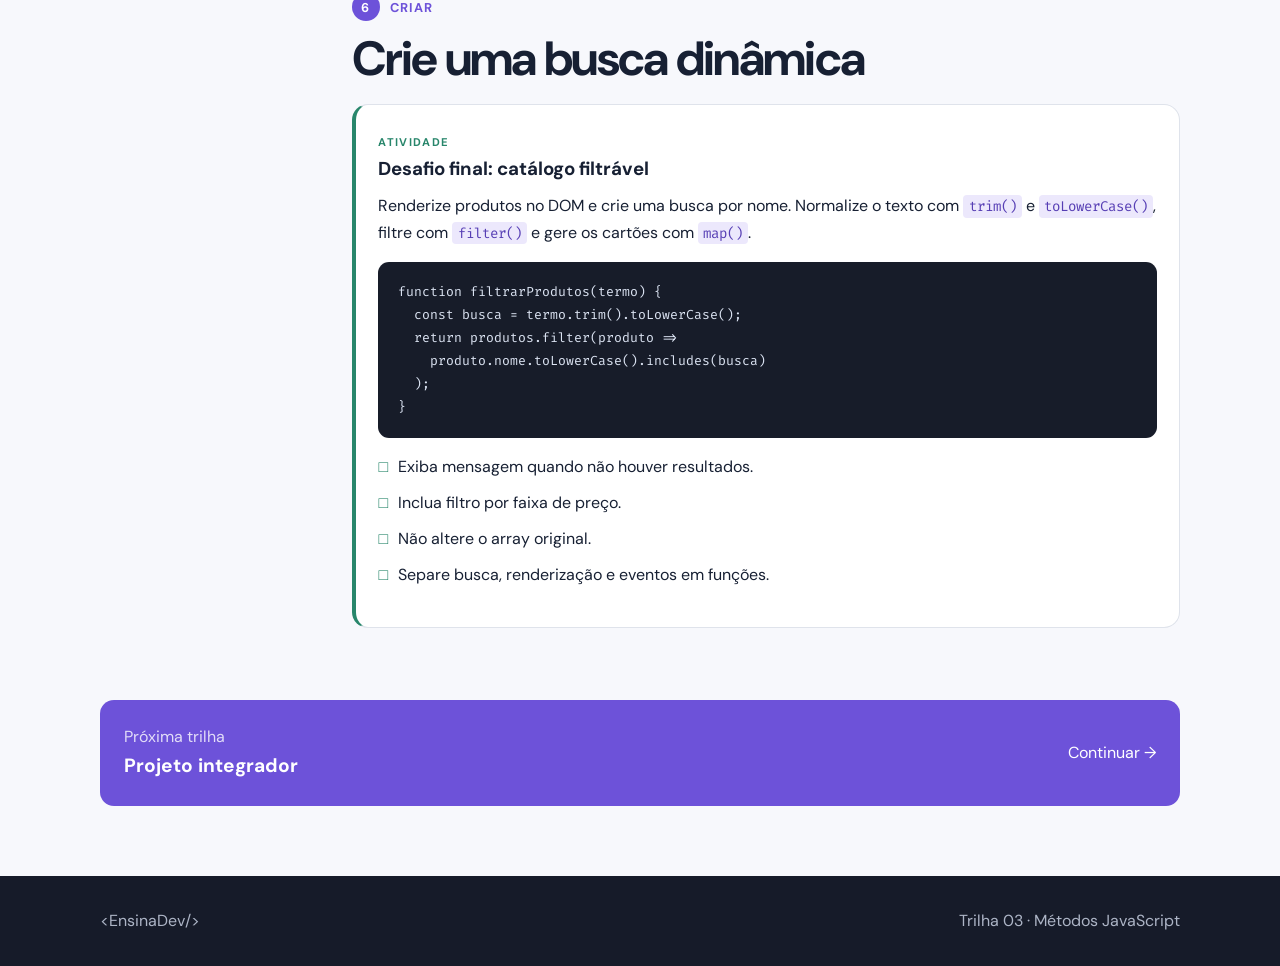
<file: tutoriais/javascript.html>
<!DOCTYPE html>
<html lang="pt-BR">
<head>
  <meta charset="UTF-8"><meta name="viewport" content="width=device-width, initial-scale=1.0">
  <title>Métodos JavaScript | Tutorial por Bloom</title>
  <link rel="preconnect" href="https://fonts.googleapis.com"><link rel="preconnect" href="https://fonts.gstatic.com" crossorigin>
  <link href="https://fonts.googleapis.com/css2?family=DM+Sans:wght@400;500;600;700&family=Fira+Code:wght@400;500&display=swap" rel="stylesheet">
  <link rel="stylesheet" href="styles.css">
</head>
<body>
  <header class="site-header"><nav class="nav container"><a class="brand" href="index.html">&lt;Ensina<span>Dev</span>/&gt;</a><a class="back-link" href="index.html">← Todas as trilhas</a></nav></header>
  <main>
    <section class="lesson-hero container">
      <p class="breadcrumb">Tutoriais / Trilha 03</p><p class="eyebrow">Dados e comportamento</p><h1>Ensinando métodos JavaScript</h1>
      <p class="lead">De reconhecer métodos de string e array até escolher, combinar e criar transformações de dados.</p>
      <div class="lesson-meta"><span class="pill">90–120 minutos</span><span class="pill">Básico/intermediário</span><span class="pill">Console + navegador</span></div>
      <aside class="objectives"><h2>Ao final, o estudante será capaz de:</h2><ul><li>distinguir métodos por tipo e finalidade;</li><li>aplicar métodos de string, array e DOM;</li><li>avaliar e compor soluções sem loops desnecessários.</li></ul></aside>
    </section>
    <div class="lesson-layout container">
      <nav class="lesson-nav" aria-label="Etapas da aula"><strong>Níveis de Bloom</strong><a href="#lembrar">1. Lembrar</a><a href="#compreender">2. Compreender</a><a href="#aplicar">3. Aplicar</a><a href="#analisar">4. Analisar</a><a href="#avaliar">5. Avaliar</a><a href="#criar">6. Criar</a></nav>
      <div>
        <section class="bloom-block" id="lembrar">
          <div class="level-label"><span>1</span>Lembrar</div><h2>Associe método e finalidade</h2>
          <table class="method-table"><thead><tr><th>Tipo</th><th>Método</th><th>Resultado</th></tr></thead><tbody>
            <tr><td>String</td><td><code>trim()</code>, <code>toLowerCase()</code>, <code>includes()</code>, <code>split()</code></td><td>Limpar, normalizar, buscar, dividir</td></tr>
            <tr><td>Array</td><td><code>map()</code>, <code>filter()</code>, <code>find()</code>, <code>some()</code>, <code>reduce()</code></td><td>Transformar, filtrar, localizar, testar, acumular</td></tr>
            <tr><td>DOM</td><td><code>querySelector()</code>, <code>createElement()</code>, <code>append()</code>, <code>classList.toggle()</code></td><td>Selecionar, criar, inserir, alternar classe</td></tr>
          </tbody></table>
          <div class="exercise"><h3>Jogo de associação</h3><p>Apresente o objetivo “quero apenas os produtos baratos”. O estudante escolhe <code>filter()</code>. Repita com transformar, localizar e somar.</p></div>
        </section>
        <section class="bloom-block" id="compreender">
          <div class="level-label"><span>2</span>Compreender</div><h2>Entenda retorno e mutação</h2>
          <div class="lesson-card"><h3>Cada método tem um contrato</h3><p><code>map()</code> retorna um novo array de mesmo tamanho. <code>filter()</code> retorna um novo array com zero ou mais itens. <code>find()</code> retorna um item ou <code>undefined</code>. <code>reduce()</code> retorna o valor acumulado.</p>
          <pre><code>const numeros = [1, 2, 3];
const dobrados = numeros.map(numero => numero * 2);

console.log(numeros);  // [1, 2, 3]
console.log(dobrados); // [2, 4, 6]</code></pre></div>
          <div class="lesson-card"><h3>Métodos que alteram o array</h3><p><code>push()</code>, <code>pop()</code>, <code>splice()</code>, <code>sort()</code> e <code>reverse()</code> podem modificar o array original. Já <code>map()</code>, <code>filter()</code>, <code>slice()</code> e <code>toSorted()</code> retornam novos valores.</p></div>
          <div class="exercise"><h3>Preveja a saída</h3><p>Antes de executar, diga o resultado e informe se o array original muda: <code>const x = [3, 1, 2]; const y = x.sort();</code>.</p></div>
        </section>
        <section class="bloom-block" id="aplicar">
          <div class="level-label"><span>3</span>Aplicar</div><h2>Transforme uma lista de produtos</h2>
          <div class="demo"><h3>Exemplo guiado</h3><pre><code>const produtos = [
  { nome: "Teclado", preco: 120, estoque: 4 },
  { nome: "Mouse", preco: 70, estoque: 0 },
  { nome: "Monitor", preco: 900, estoque: 2 }
];

const disponiveis = produtos
  .filter(produto => produto.estoque > 0)
  .map(produto => ({
    ...produto,
    nome: produto.nome.toUpperCase()
  }));

const total = disponiveis.reduce(
  (soma, produto) => soma + produto.preco,
  0
);</code></pre></div>
          <div class="exercise"><h3>Prática em três etapas</h3><ol><li>Filtre produtos com preço abaixo de R$ 500.</li><li>Crie um array contendo apenas os nomes.</li><li>Some o valor dos produtos em estoque.</li></ol></div>
        </section>
        <section class="bloom-block" id="analisar">
          <div class="level-label"><span>4</span>Analisar</div><h2>Escolha o método correto</h2>
          <div class="lesson-card"><h3>Perguntas de decisão</h3><ul class="checklist"><li>Precisa de todos transformados? <code>map()</code>.</li><li>Precisa de alguns itens? <code>filter()</code>.</li><li>Precisa do primeiro item? <code>find()</code>.</li><li>Precisa de verdadeiro ou falso? <code>some()</code> ou <code>every()</code>.</li><li>Precisa condensar em um valor? <code>reduce()</code>.</li></ul></div>
          <div class="demo"><h3>Analise o erro lógico</h3><pre><code>// Objetivo: encontrar um usuário pelo id
const resultado = usuarios.filter(
  usuario => usuario.id === idBuscado
);
console.log(resultado.nome); // undefined</code></pre></div>
          <div class="exercise"><h3>Diagnóstico</h3><p>Explique o erro e corrija. <code>filter()</code> devolve array; para obter um único usuário, use <code>find()</code> e trate a possibilidade de <code>undefined</code>.</p></div>
        </section>
        <section class="bloom-block" id="avaliar">
          <div class="level-label"><span>5</span>Avaliar</div><h2>Compare clareza e eficiência</h2>
          <div class="demo"><h3>Duas soluções</h3><pre><code>// A: duas passagens, intenção clara
const ativos = usuarios.filter(u => u.ativo);
const nomes = ativos.map(u => u.nome);

// B: uma passagem, mais controle
const nomesAtivos = usuarios.reduce((nomes, u) => {
  if (u.ativo) nomes.push(u.nome);
  return nomes;
}, []);</code></pre></div>
          <div class="exercise"><h3>Defenda uma escolha</h3><p>Qual solução usaria em uma lista pequena de interface? E em milhões de registros? Avalie legibilidade, manutenção e custo de processamento.</p></div>
          <p class="teacher-note"><strong>Ponto central:</strong> a solução mais curta nem sempre é a melhor. A decisão depende do contexto, e a justificativa é parte da competência.</p>
        </section>
        <section class="bloom-block" id="criar">
          <div class="level-label"><span>6</span>Criar</div><h2>Crie uma busca dinâmica</h2>
          <div class="exercise"><h3>Desafio final: catálogo filtrável</h3><p>Renderize produtos no DOM e crie uma busca por nome. Normalize o texto com <code>trim()</code> e <code>toLowerCase()</code>, filtre com <code>filter()</code> e gere os cartões com <code>map()</code>.</p>
          <pre><code>function filtrarProdutos(termo) {
  const busca = termo.trim().toLowerCase();
  return produtos.filter(produto =>
    produto.nome.toLowerCase().includes(busca)
  );
}</code></pre>
          <ul class="checklist"><li>Exiba mensagem quando não houver resultados.</li><li>Inclua filtro por faixa de preço.</li><li>Não altere o array original.</li><li>Separe busca, renderização e eventos em funções.</li></ul></div>
        </section>
      </div>
    </div>
    <a class="next-lesson container" href="projeto.html"><div><p>Próxima trilha</p><strong>Projeto integrador</strong></div><span>Continuar →</span></a>
  </main>
  <footer><div class="container"><span>&lt;EnsinaDev/&gt;</span><p>Trilha 03 · Métodos JavaScript</p></div></footer>
</body>
</html>
</file>
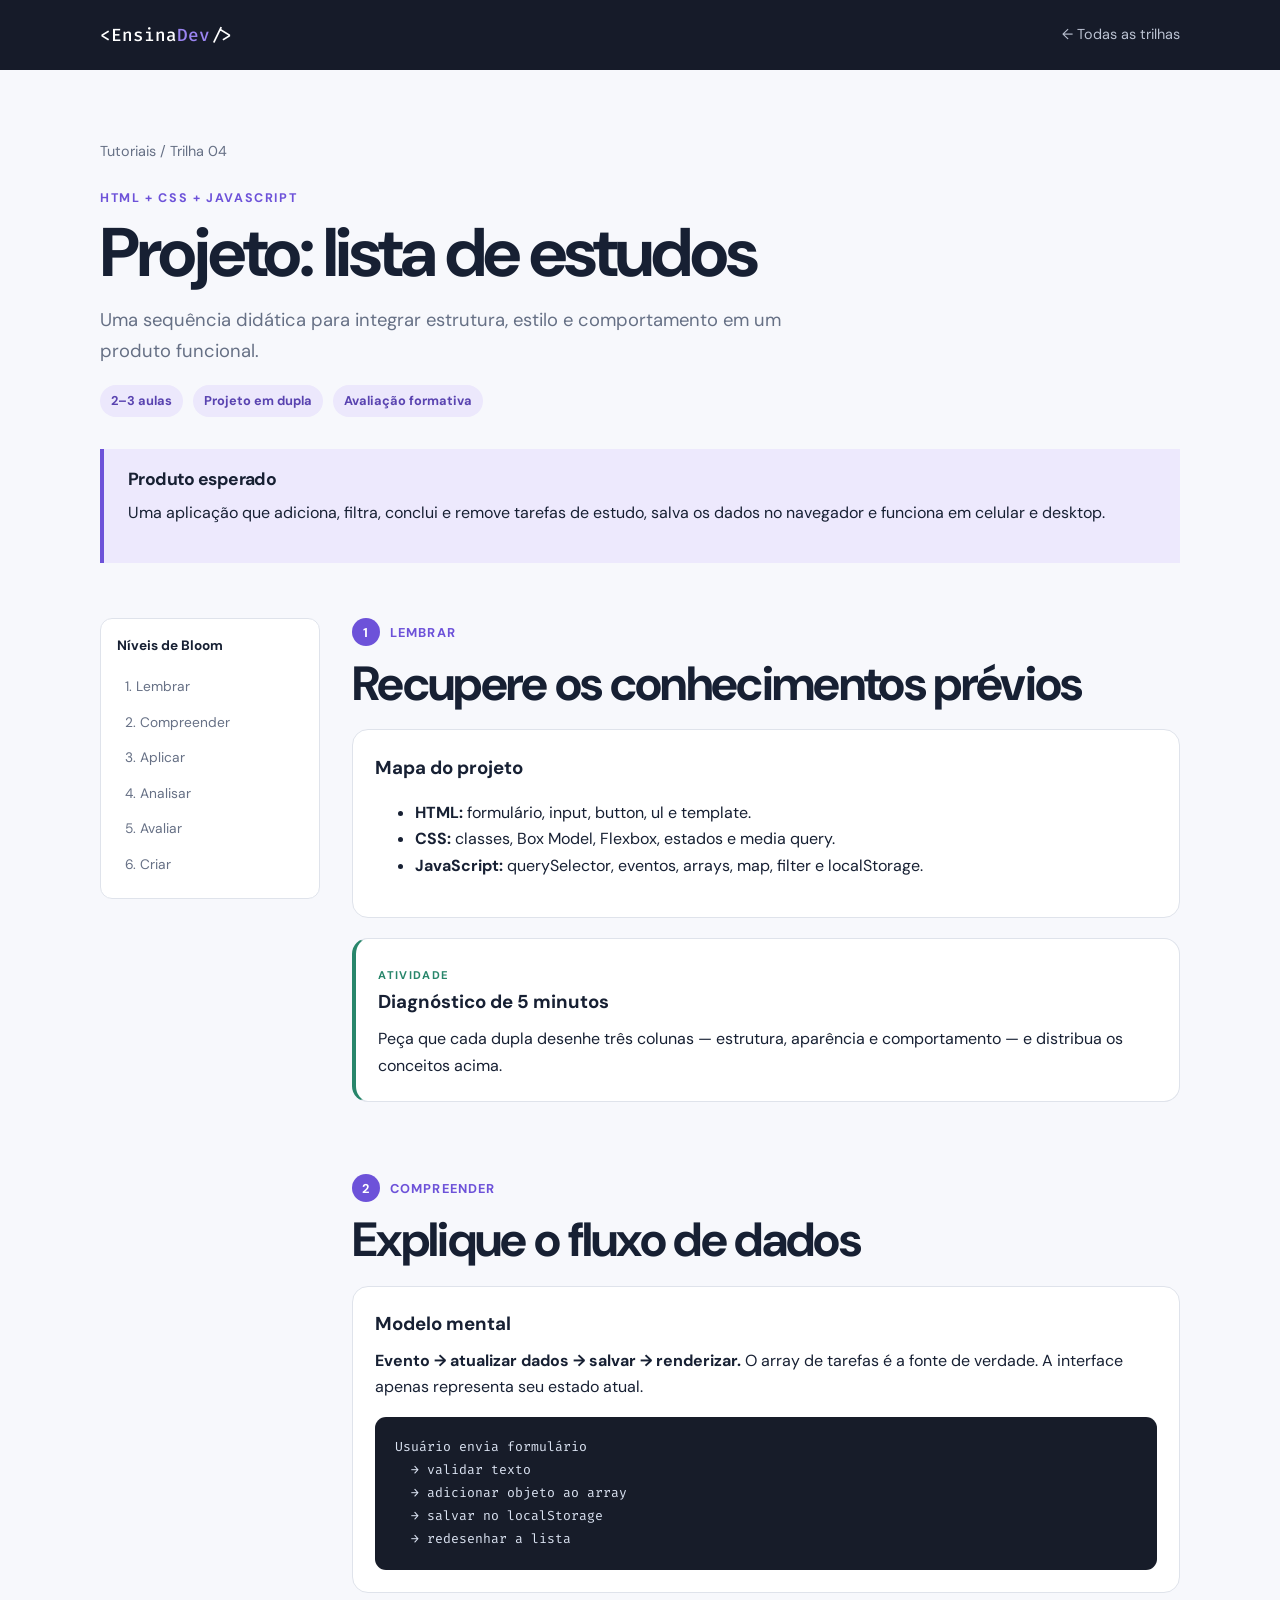
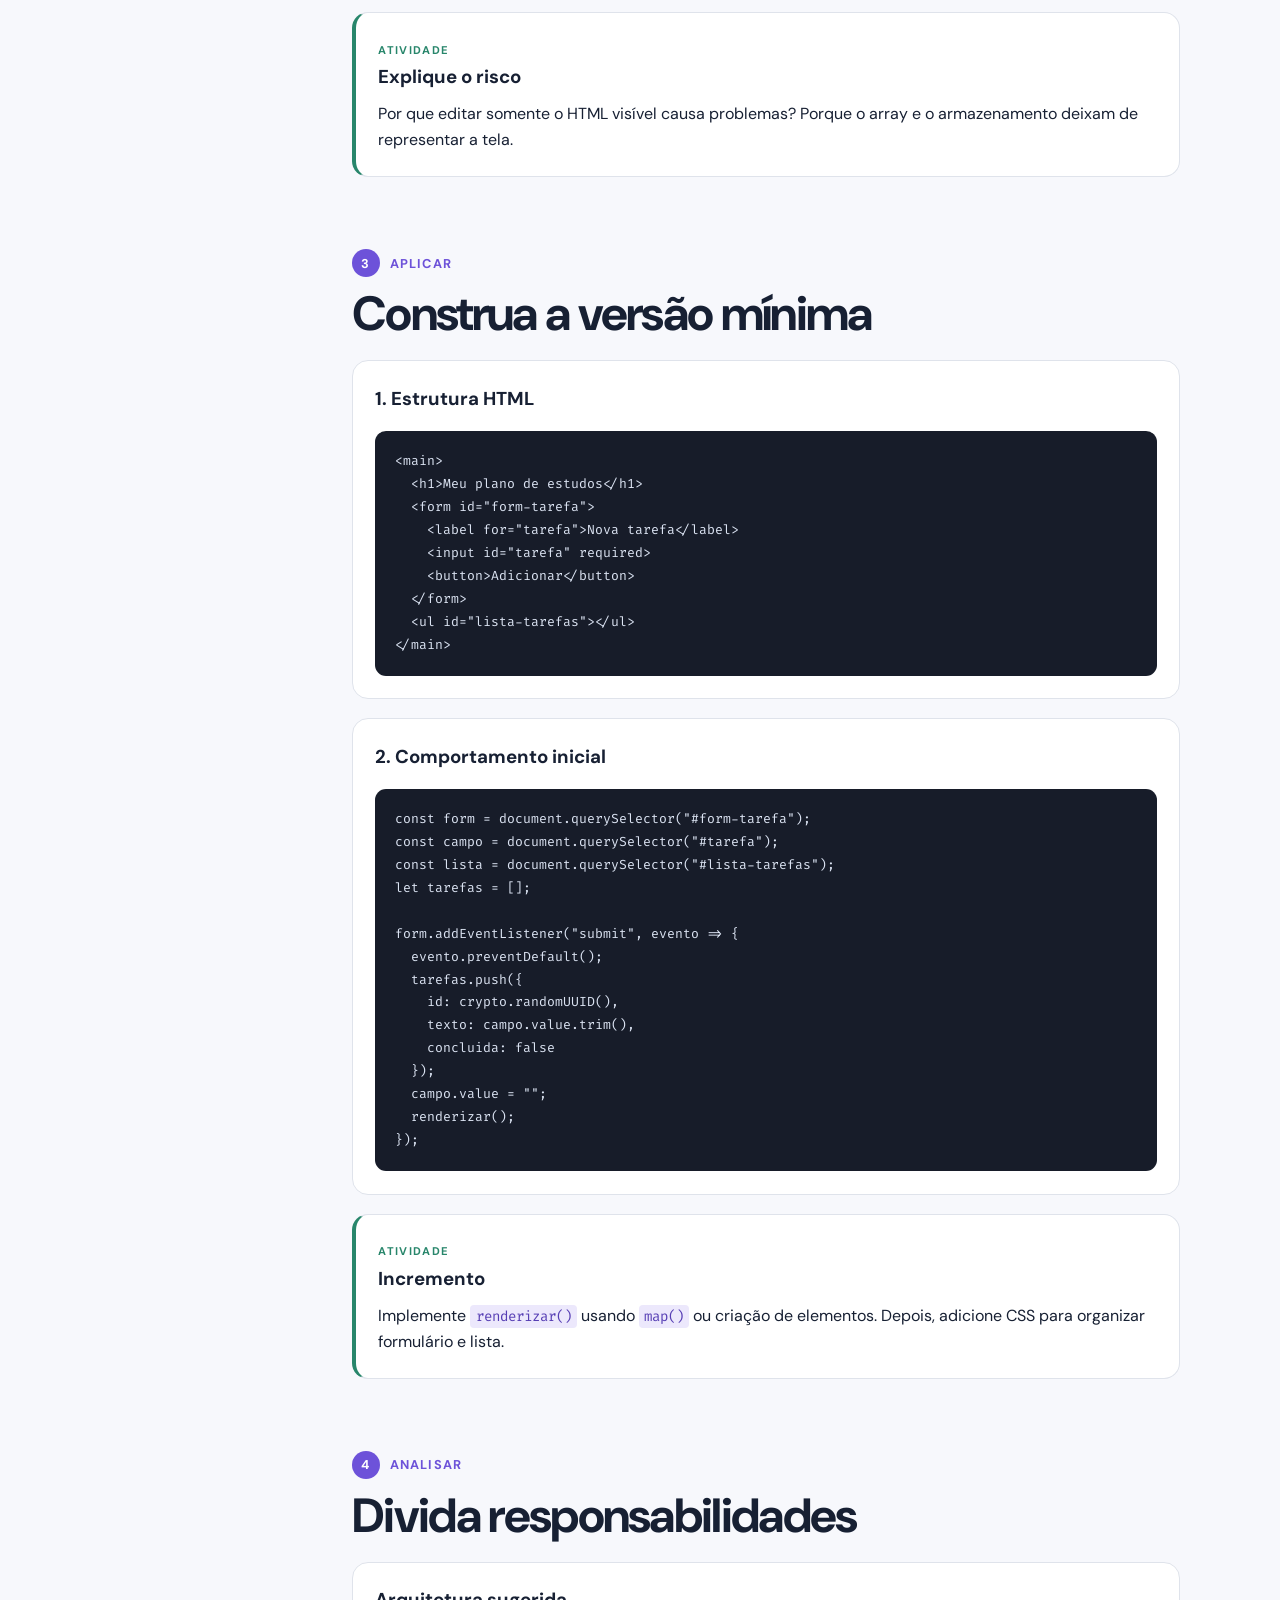
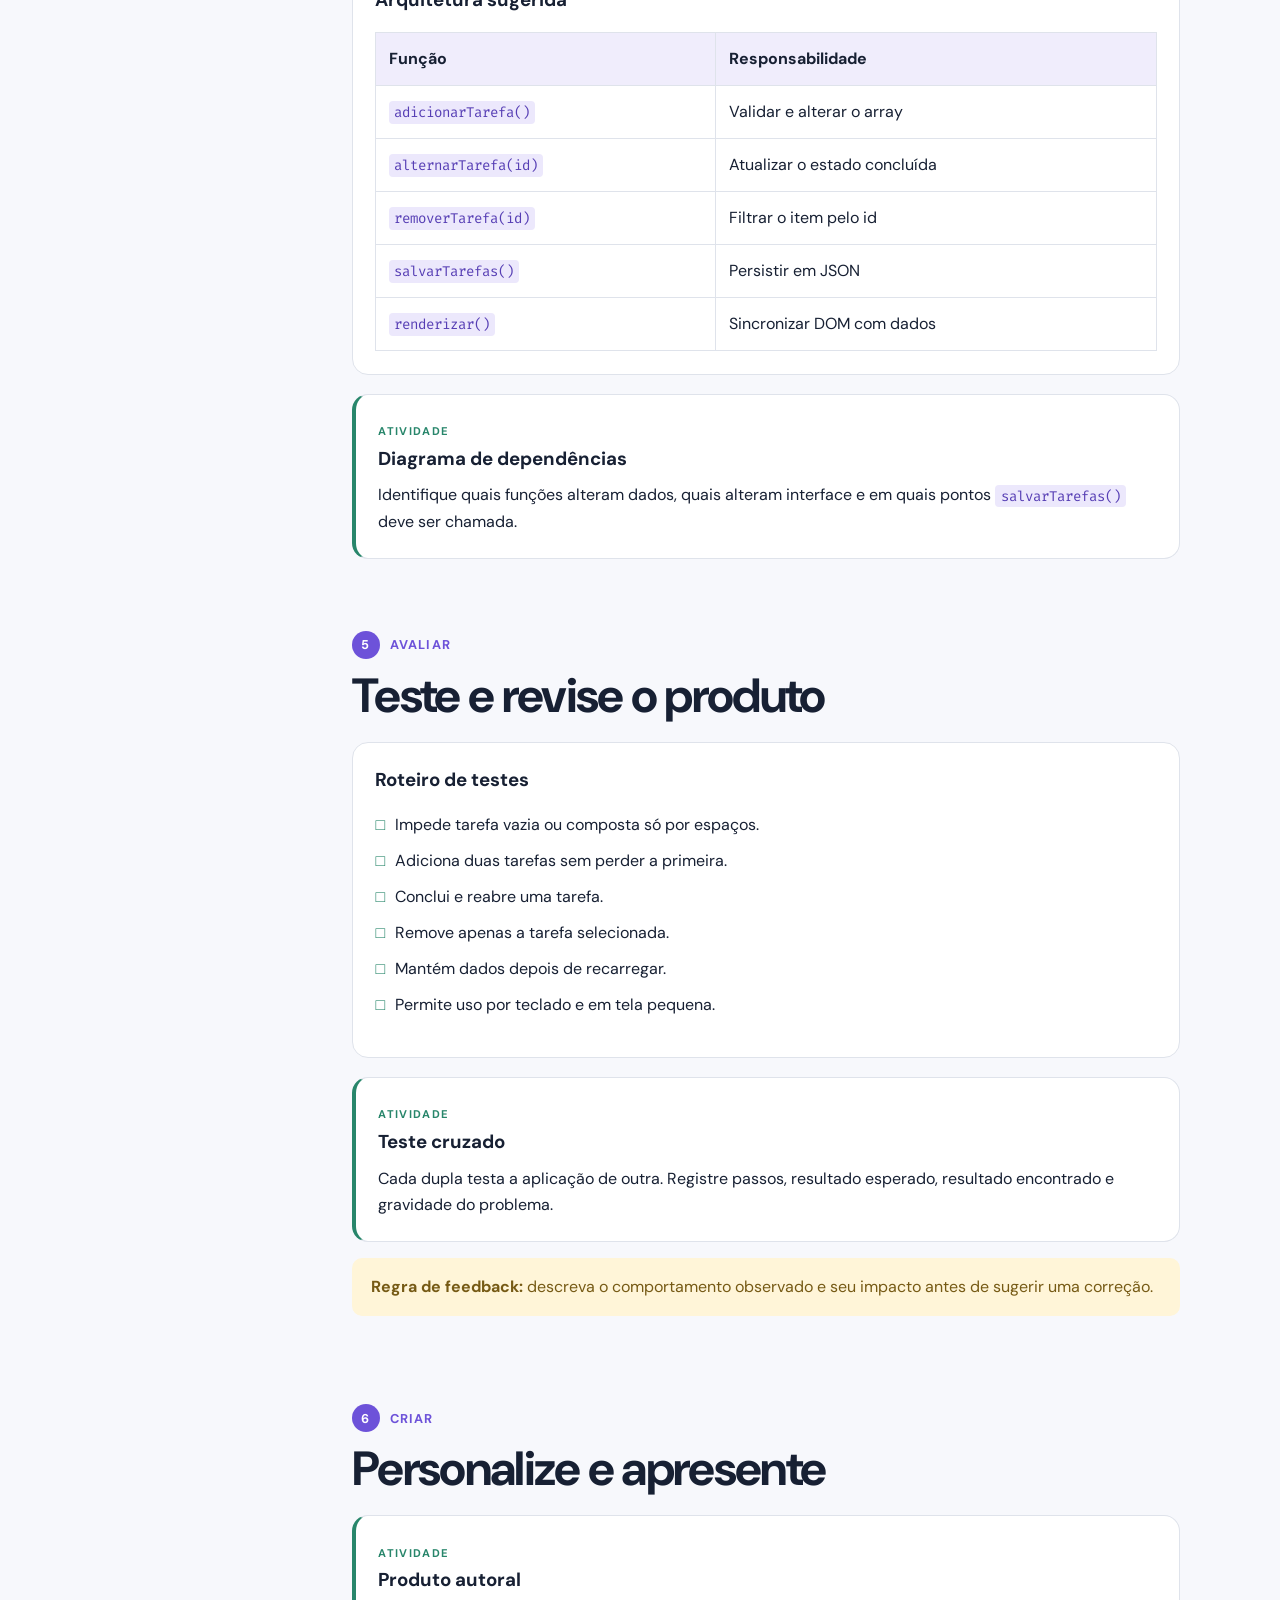
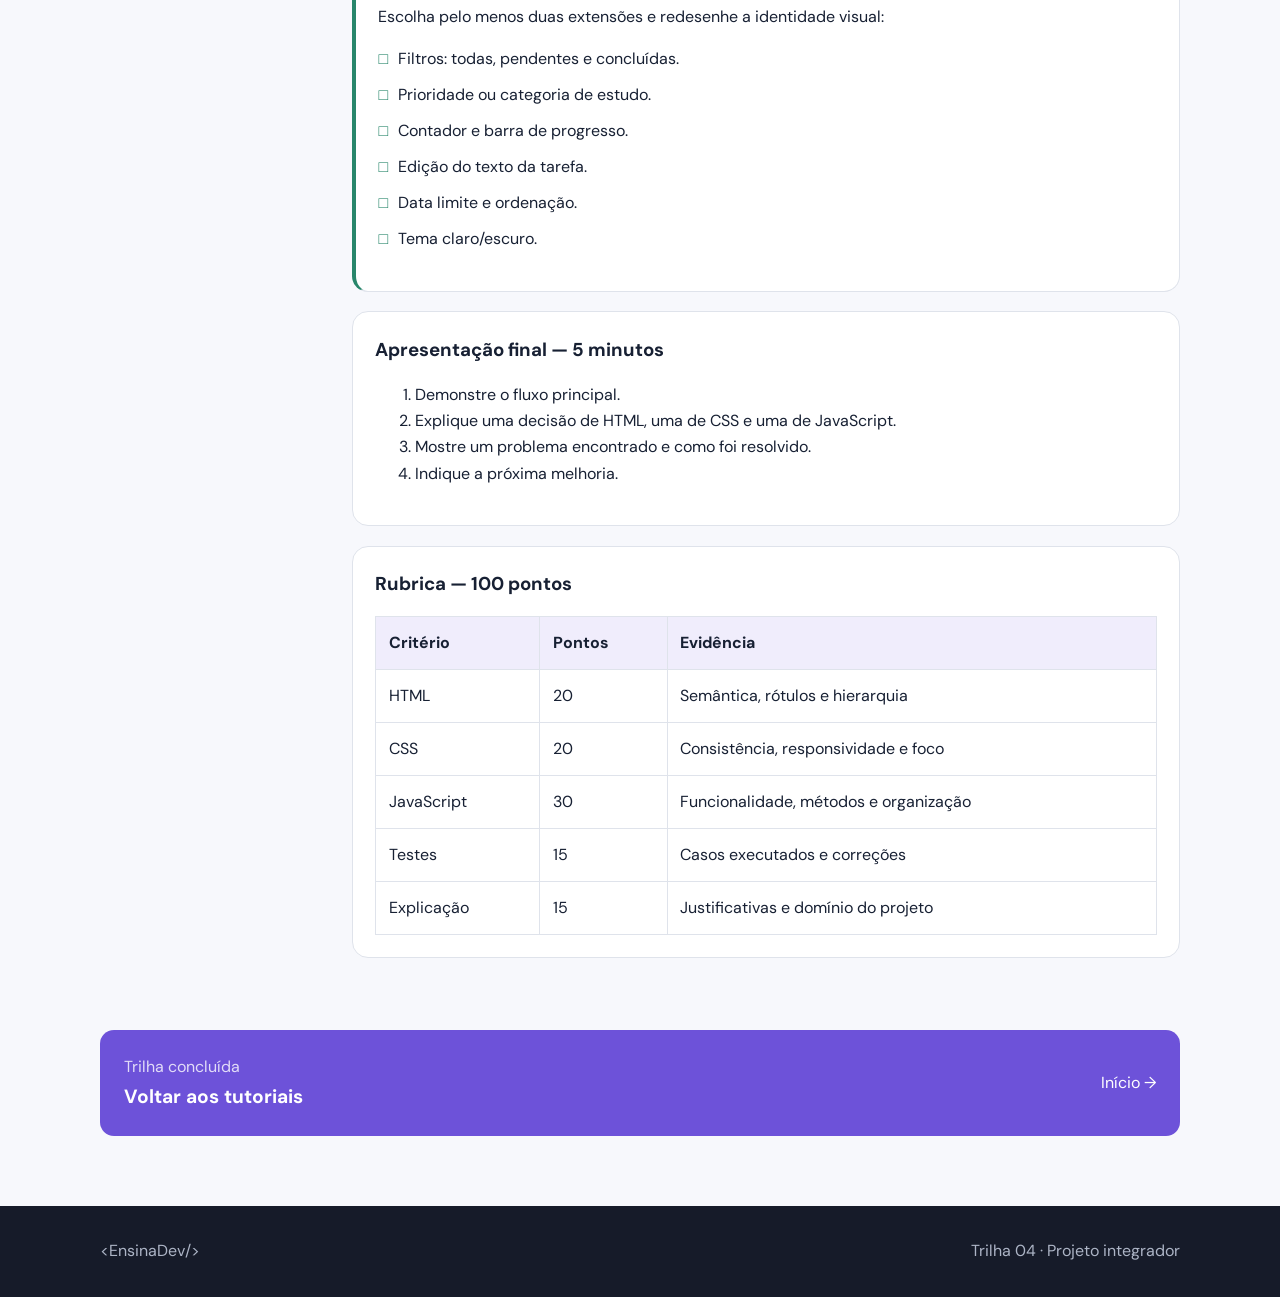
<file: tutoriais/projeto.html>
<!DOCTYPE html>
<html lang="pt-BR">
<head>
  <meta charset="UTF-8"><meta name="viewport" content="width=device-width, initial-scale=1.0">
  <title>Projeto Integrador | Tutorial por Bloom</title>
  <link rel="preconnect" href="https://fonts.googleapis.com"><link rel="preconnect" href="https://fonts.gstatic.com" crossorigin>
  <link href="https://fonts.googleapis.com/css2?family=DM+Sans:wght@400;500;600;700&family=Fira+Code:wght@400;500&display=swap" rel="stylesheet">
  <link rel="stylesheet" href="styles.css">
</head>
<body>
  <header class="site-header"><nav class="nav container"><a class="brand" href="index.html">&lt;Ensina<span>Dev</span>/&gt;</a><a class="back-link" href="index.html">← Todas as trilhas</a></nav></header>
  <main>
    <section class="lesson-hero container">
      <p class="breadcrumb">Tutoriais / Trilha 04</p><p class="eyebrow">HTML + CSS + JavaScript</p><h1>Projeto: lista de estudos</h1>
      <p class="lead">Uma sequência didática para integrar estrutura, estilo e comportamento em um produto funcional.</p>
      <div class="lesson-meta"><span class="pill">2–3 aulas</span><span class="pill">Projeto em dupla</span><span class="pill">Avaliação formativa</span></div>
      <aside class="objectives"><h2>Produto esperado</h2><p>Uma aplicação que adiciona, filtra, conclui e remove tarefas de estudo, salva os dados no navegador e funciona em celular e desktop.</p></aside>
    </section>
    <div class="lesson-layout container">
      <nav class="lesson-nav" aria-label="Etapas da aula"><strong>Níveis de Bloom</strong><a href="#lembrar">1. Lembrar</a><a href="#compreender">2. Compreender</a><a href="#aplicar">3. Aplicar</a><a href="#analisar">4. Analisar</a><a href="#avaliar">5. Avaliar</a><a href="#criar">6. Criar</a></nav>
      <div>
        <section class="bloom-block" id="lembrar">
          <div class="level-label"><span>1</span>Lembrar</div><h2>Recupere os conhecimentos prévios</h2>
          <div class="lesson-card"><h3>Mapa do projeto</h3><ul><li><strong>HTML:</strong> formulário, input, button, ul e template.</li><li><strong>CSS:</strong> classes, Box Model, Flexbox, estados e media query.</li><li><strong>JavaScript:</strong> querySelector, eventos, arrays, map, filter e localStorage.</li></ul></div>
          <div class="exercise"><h3>Diagnóstico de 5 minutos</h3><p>Peça que cada dupla desenhe três colunas — estrutura, aparência e comportamento — e distribua os conceitos acima.</p></div>
        </section>
        <section class="bloom-block" id="compreender">
          <div class="level-label"><span>2</span>Compreender</div><h2>Explique o fluxo de dados</h2>
          <div class="lesson-card"><h3>Modelo mental</h3><p><strong>Evento → atualizar dados → salvar → renderizar.</strong> O array de tarefas é a fonte de verdade. A interface apenas representa seu estado atual.</p>
          <pre><code>Usuário envia formulário
  → validar texto
  → adicionar objeto ao array
  → salvar no localStorage
  → redesenhar a lista</code></pre></div>
          <div class="exercise"><h3>Explique o risco</h3><p>Por que editar somente o HTML visível causa problemas? Porque o array e o armazenamento deixam de representar a tela.</p></div>
        </section>
        <section class="bloom-block" id="aplicar">
          <div class="level-label"><span>3</span>Aplicar</div><h2>Construa a versão mínima</h2>
          <div class="demo"><h3>1. Estrutura HTML</h3><pre><code>&lt;main&gt;
  &lt;h1&gt;Meu plano de estudos&lt;/h1&gt;
  &lt;form id="form-tarefa"&gt;
    &lt;label for="tarefa"&gt;Nova tarefa&lt;/label&gt;
    &lt;input id="tarefa" required&gt;
    &lt;button&gt;Adicionar&lt;/button&gt;
  &lt;/form&gt;
  &lt;ul id="lista-tarefas"&gt;&lt;/ul&gt;
&lt;/main&gt;</code></pre></div>
          <div class="demo"><h3>2. Comportamento inicial</h3><pre><code>const form = document.querySelector("#form-tarefa");
const campo = document.querySelector("#tarefa");
const lista = document.querySelector("#lista-tarefas");
let tarefas = [];

form.addEventListener("submit", evento => {
  evento.preventDefault();
  tarefas.push({
    id: crypto.randomUUID(),
    texto: campo.value.trim(),
    concluida: false
  });
  campo.value = "";
  renderizar();
});</code></pre></div>
          <div class="exercise"><h3>Incremento</h3><p>Implemente <code>renderizar()</code> usando <code>map()</code> ou criação de elementos. Depois, adicione CSS para organizar formulário e lista.</p></div>
        </section>
        <section class="bloom-block" id="analisar">
          <div class="level-label"><span>4</span>Analisar</div><h2>Divida responsabilidades</h2>
          <div class="lesson-card"><h3>Arquitetura sugerida</h3><table class="method-table"><thead><tr><th>Função</th><th>Responsabilidade</th></tr></thead><tbody><tr><td><code>adicionarTarefa()</code></td><td>Validar e alterar o array</td></tr><tr><td><code>alternarTarefa(id)</code></td><td>Atualizar o estado concluída</td></tr><tr><td><code>removerTarefa(id)</code></td><td>Filtrar o item pelo id</td></tr><tr><td><code>salvarTarefas()</code></td><td>Persistir em JSON</td></tr><tr><td><code>renderizar()</code></td><td>Sincronizar DOM com dados</td></tr></tbody></table></div>
          <div class="exercise"><h3>Diagrama de dependências</h3><p>Identifique quais funções alteram dados, quais alteram interface e em quais pontos <code>salvarTarefas()</code> deve ser chamada.</p></div>
        </section>
        <section class="bloom-block" id="avaliar">
          <div class="level-label"><span>5</span>Avaliar</div><h2>Teste e revise o produto</h2>
          <div class="lesson-card"><h3>Roteiro de testes</h3><ul class="checklist"><li>Impede tarefa vazia ou composta só por espaços.</li><li>Adiciona duas tarefas sem perder a primeira.</li><li>Conclui e reabre uma tarefa.</li><li>Remove apenas a tarefa selecionada.</li><li>Mantém dados depois de recarregar.</li><li>Permite uso por teclado e em tela pequena.</li></ul></div>
          <div class="exercise"><h3>Teste cruzado</h3><p>Cada dupla testa a aplicação de outra. Registre passos, resultado esperado, resultado encontrado e gravidade do problema.</p></div>
          <p class="teacher-note"><strong>Regra de feedback:</strong> descreva o comportamento observado e seu impacto antes de sugerir uma correção.</p>
        </section>
        <section class="bloom-block" id="criar">
          <div class="level-label"><span>6</span>Criar</div><h2>Personalize e apresente</h2>
          <div class="exercise"><h3>Produto autoral</h3><p>Escolha pelo menos duas extensões e redesenhe a identidade visual:</p><ul class="checklist"><li>Filtros: todas, pendentes e concluídas.</li><li>Prioridade ou categoria de estudo.</li><li>Contador e barra de progresso.</li><li>Edição do texto da tarefa.</li><li>Data limite e ordenação.</li><li>Tema claro/escuro.</li></ul></div>
          <div class="lesson-card"><h3>Apresentação final — 5 minutos</h3><ol><li>Demonstre o fluxo principal.</li><li>Explique uma decisão de HTML, uma de CSS e uma de JavaScript.</li><li>Mostre um problema encontrado e como foi resolvido.</li><li>Indique a próxima melhoria.</li></ol></div>
          <div class="lesson-card"><h3>Rubrica — 100 pontos</h3><table class="method-table"><thead><tr><th>Critério</th><th>Pontos</th><th>Evidência</th></tr></thead><tbody><tr><td>HTML</td><td>20</td><td>Semântica, rótulos e hierarquia</td></tr><tr><td>CSS</td><td>20</td><td>Consistência, responsividade e foco</td></tr><tr><td>JavaScript</td><td>30</td><td>Funcionalidade, métodos e organização</td></tr><tr><td>Testes</td><td>15</td><td>Casos executados e correções</td></tr><tr><td>Explicação</td><td>15</td><td>Justificativas e domínio do projeto</td></tr></tbody></table></div>
        </section>
      </div>
    </div>
    <a class="next-lesson container" href="index.html"><div><p>Trilha concluída</p><strong>Voltar aos tutoriais</strong></div><span>Início →</span></a>
  </main>
  <footer><div class="container"><span>&lt;EnsinaDev/&gt;</span><p>Trilha 04 · Projeto integrador</p></div></footer>
</body>
</html>
</file>
<file: tutoriais/styles.css>
:root {
  --ink: #172033;
  --muted: #667085;
  --paper: #f7f8fc;
  --surface: #fff;
  --line: #dfe3eb;
  --purple: #6d52d9;
  --orange: #e8663f;
  --blue: #347fc4;
  --yellow: #d39d18;
  --green: #28866b;
  --dark: #161b29;
  --radius: 16px;
}

* { box-sizing: border-box; }
html { scroll-behavior: smooth; }
body {
  margin: 0;
  color: var(--ink);
  background: var(--paper);
  font-family: "DM Sans", sans-serif;
  line-height: 1.65;
}
a { color: inherit; text-decoration: none; }
code, pre { font-family: "Fira Code", monospace; }
.container { width: min(1080px, calc(100% - 36px)); margin-inline: auto; }
.site-header { color: #fff; background: var(--dark); }
.nav { min-height: 70px; display: flex; align-items: center; justify-content: space-between; gap: 1rem; }
.brand { font: 500 1.1rem "Fira Code", monospace; }
.brand span { color: #9a84f0; }
.back-link { color: #bbc2d2; font-size: .9rem; }
.back-link:hover { color: #fff; }
.hero { padding-block: 100px 80px; }
.hero h1 { max-width: 800px; margin: 0 0 1.4rem; font-size: clamp(2.8rem, 7vw, 5rem); line-height: 1.04; letter-spacing: -.05em; }
.hero h1 span { color: var(--purple); }
.lead { max-width: 720px; color: var(--muted); font-size: 1.15rem; }
.eyebrow { margin: 0 0 .55rem; color: var(--purple); font-size: .78rem; font-weight: 700; letter-spacing: .13em; text-transform: uppercase; }
.section { padding-block: 75px; }
.section-title { margin-bottom: 2.5rem; display: flex; align-items: flex-start; gap: 1rem; }
.section-title > span { color: var(--purple); font: 500 .9rem "Fira Code", monospace; }
h2, h3, p { margin-top: 0; }
h2 { margin-bottom: 0; font-size: clamp(2rem, 4vw, 3rem); line-height: 1.1; letter-spacing: -.035em; }
.steps, .tracks { display: grid; grid-template-columns: repeat(3, 1fr); gap: 1.2rem; }
.steps article, .track, .teacher-box, .lesson-card, .exercise, .demo {
  border: 1px solid var(--line);
  border-radius: var(--radius);
  background: var(--surface);
}
.steps article { padding: 1.5rem; }
.steps article > strong { color: var(--purple); font: 500 .8rem "Fira Code", monospace; text-transform: uppercase; }
.steps h3 { margin: .6rem 0 .3rem; }
.steps p { margin: 0; color: var(--muted); }
.bloom-section { color: #fff; background: var(--dark); }
.bloom-grid { display: grid; grid-template-columns: repeat(3, 1fr); gap: .8rem; }
.bloom-level { min-height: 125px; padding: 1.2rem; border-radius: 14px; display: flex; flex-direction: column; justify-content: flex-end; }
.bloom-level b { margin-bottom: auto; opacity: .7; font-family: "Fira Code", monospace; }
.bloom-level strong { font-size: 1.25rem; }
.bloom-level small { opacity: .8; }
.level-1 { background: #33415f; }.level-2 { background: #355a75; }.level-3 { background: #34756f; }
.level-4 { background: #6f7840; }.level-5 { background: #9a6738; }.level-6 { background: #934c58; }
.tracks { grid-template-columns: repeat(2, 1fr); }
.track { min-height: 270px; padding: 1.7rem; position: relative; overflow: hidden; transition: transform .2s, box-shadow .2s; }
.track:hover { transform: translateY(-4px); box-shadow: 0 16px 40px rgba(23,32,51,.1); }
.track-code { width: 55px; height: 55px; margin-bottom: 2.5rem; border-radius: 13px; display: grid; place-items: center; font: 600 .95rem "Fira Code", monospace; }
.track h3 { margin-bottom: .5rem; font-size: 1.5rem; }
.track > p:not(.eyebrow) { max-width: 420px; color: var(--muted); }
.track > strong { font-size: .9rem; }
.html-track .track-code { color: var(--orange); background: #fff0eb; }
.css-track .track-code { color: var(--blue); background: #eaf4fe; }
.js-track .track-code { color: var(--yellow); background: #fff7df; }
.project-track .track-code { color: var(--green); background: #e8f7f2; }
.teacher-box { padding: 2rem; display: grid; grid-template-columns: .8fr 1.2fr; gap: 2rem; }
.rubric { margin: 0; padding: 0; display: grid; gap: .75rem; list-style: none; }
.rubric li { padding-bottom: .65rem; border-bottom: 1px solid var(--line); }
.rubric span { width: 60px; display: inline-block; color: var(--purple); font-weight: 700; }
footer { padding-block: 2rem; color: #adb5c6; background: var(--dark); }
footer > div { display: flex; align-items: center; justify-content: space-between; }
footer p { margin: 0; }

/* Páginas de aula */
.lesson-hero { padding-block: 70px 55px; }
.breadcrumb { margin-bottom: 1.5rem; color: var(--muted); font-size: .9rem; }
.lesson-hero h1 { margin: 0 0 1rem; font-size: clamp(2.5rem, 6vw, 4.3rem); line-height: 1.05; letter-spacing: -.045em; }
.lesson-meta { display: flex; flex-wrap: wrap; gap: .6rem; }
.pill { padding: .35rem .7rem; border-radius: 99px; color: #5943b0; background: #ece8fc; font-size: .8rem; font-weight: 700; }
.objectives { margin-top: 2rem; padding: 1.3rem 1.5rem; border-left: 4px solid var(--purple); background: #ede9fd; }
.objectives h2 { margin-bottom: .7rem; font-size: 1.1rem; }
.objectives ul { margin: 0; padding-left: 1.3rem; }
.lesson-layout { display: grid; grid-template-columns: 220px minmax(0, 1fr); gap: 2rem; align-items: start; }
.lesson-nav { position: sticky; top: 24px; padding: 1rem; border: 1px solid var(--line); border-radius: 12px; background: #fff; }
.lesson-nav strong { display: block; margin-bottom: .7rem; font-size: .85rem; }
.lesson-nav a { padding: .4rem .5rem; display: block; border-radius: 6px; color: var(--muted); font-size: .86rem; }
.lesson-nav a:hover { color: var(--purple); background: #f1eefc; }
.bloom-block { padding: 0 0 4.5rem; scroll-margin-top: 25px; }
.level-label { margin-bottom: .7rem; display: flex; align-items: center; gap: .65rem; color: var(--purple); font-size: .8rem; font-weight: 700; letter-spacing: .08em; text-transform: uppercase; }
.level-label span { width: 28px; height: 28px; border-radius: 50%; display: grid; place-items: center; color: #fff; background: var(--purple); }
.bloom-block h2 { margin-bottom: 1rem; }
.lesson-card, .exercise, .demo { margin-top: 1.2rem; padding: 1.4rem; }
.lesson-card h3, .exercise h3, .demo h3 { margin-bottom: .5rem; }
.lesson-card p:last-child, .exercise p:last-child { margin-bottom: 0; }
.exercise { border-left: 4px solid var(--green); }
.exercise::before { content: "ATIVIDADE"; color: var(--green); font-size: .7rem; font-weight: 700; letter-spacing: .12em; }
.teacher-note { margin: 1rem 0; padding: 1rem 1.2rem; border-radius: 10px; color: #765a15; background: #fff5d8; }
pre { margin: 1rem 0 0; padding: 1.2rem; overflow-x: auto; border-radius: 11px; color: #dce4f3; background: #171c29; font-size: .82rem; line-height: 1.75; }
:not(pre) > code { padding: .12rem .32rem; border-radius: 4px; color: #563eb4; background: #ece8fc; font-size: .88em; }
.method-table { width: 100%; margin-top: 1rem; border-collapse: collapse; background: #fff; }
.method-table th, .method-table td { padding: .8rem; border: 1px solid var(--line); text-align: left; }
.method-table th { background: #f0edfc; }
.checklist { padding: 0; list-style: none; }
.checklist li { margin-bottom: .6rem; }
.checklist li::before { margin-right: .6rem; color: var(--green); content: "□"; font-weight: 700; }
.next-lesson { margin-bottom: 70px; padding: 1.5rem; border-radius: 14px; display: flex; align-items: center; justify-content: space-between; color: #fff; background: var(--purple); }
.next-lesson p { margin: 0; opacity: .8; }
.next-lesson strong { font-size: 1.2rem; }

@media (max-width: 760px) {
  .steps, .bloom-grid, .tracks, .teacher-box { grid-template-columns: 1fr; }
  .lesson-layout { grid-template-columns: 1fr; }
  .lesson-nav { position: static; }
  .hero { padding-block: 70px 55px; }
  .section { padding-block: 55px; }
  footer > div, .next-lesson { align-items: flex-start; flex-direction: column; gap: .8rem; }
}
</file>
